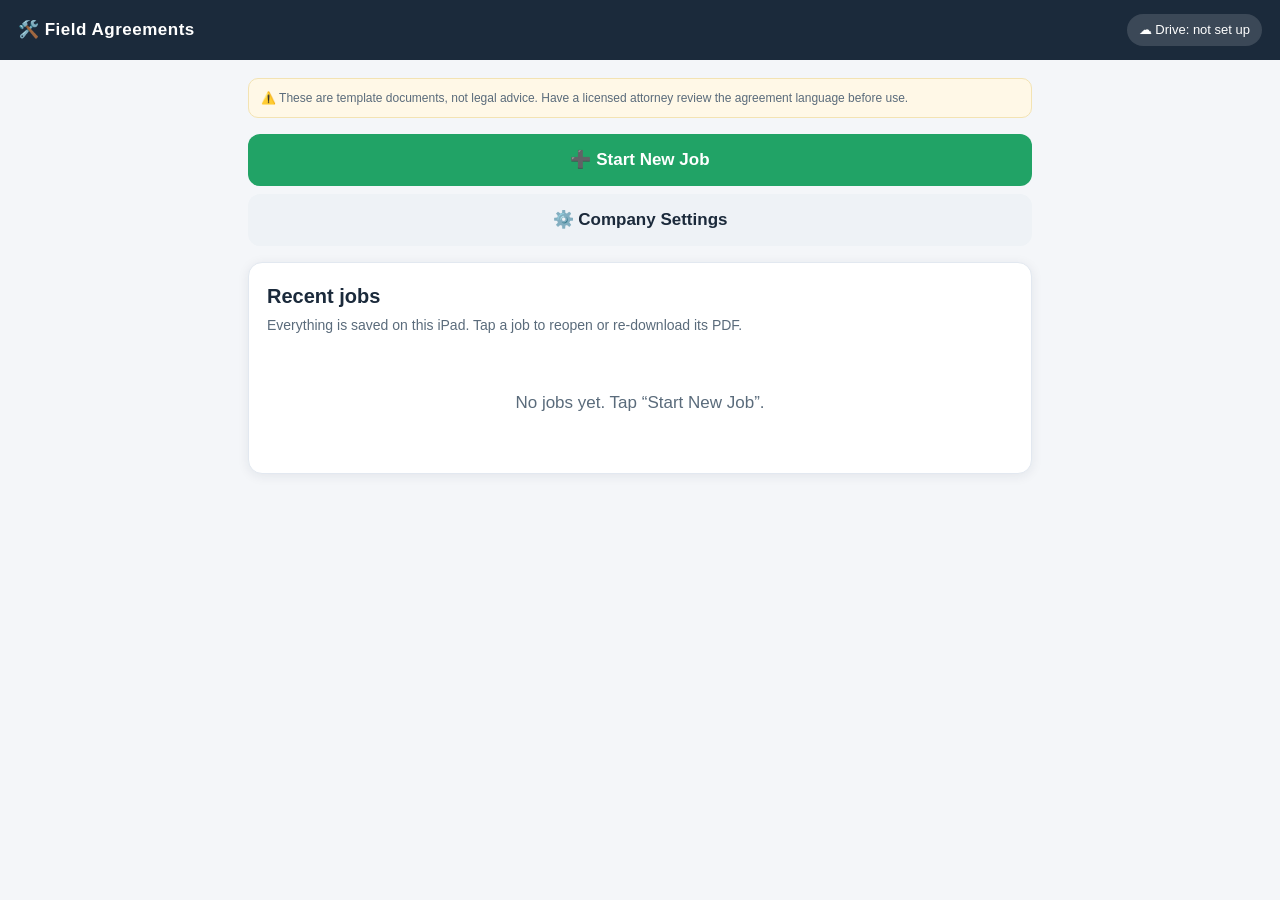
<file: field-app/index.html>
<!DOCTYPE html>
<html lang="en">
<head>
<meta charset="UTF-8">
<meta name="viewport" content="width=device-width, initial-scale=1.0, viewport-fit=cover, maximum-scale=1.0, user-scalable=no">
<meta name="apple-mobile-web-app-capable" content="yes">
<meta name="apple-mobile-web-app-status-bar-style" content="black-translucent">
<meta name="apple-mobile-web-app-title" content="Field Agreements">
<meta name="theme-color" content="#1B2A3B">
<title>Field Agreements</title>
<link rel="manifest" href="manifest.webmanifest">
<link rel="icon" href="icons/icon-192.png">
<link rel="apple-touch-icon" href="icons/icon-180.png">
<link rel="stylesheet" href="styles.css">
</head>
<body>

<div class="topbar">
  <span class="logo">🛠️ Field Agreements</span>
  <h1></h1>
  <span id="syncChip" class="sync-chip">Local only</span>
</div>

<div class="wrap">

  <!-- ============ HOME ============ -->
  <section id="screen-home" class="screen active">
    <div class="disclaimer">⚠️ These are template documents, not legal advice. Have a licensed attorney review the agreement language before use.</div>
    <button class="btn success" id="btnNewJob">➕ Start New Job</button>
    <div class="spacer"></div>
    <button class="btn secondary" id="btnSettings">⚙️ Company Settings</button>

    <div class="card" style="margin-top:16px;">
      <h2>Recent jobs</h2>
      <div class="sub">Everything is saved on this iPad. Tap a job to reopen or re-download its PDF.</div>
      <div id="jobList"></div>
    </div>
  </section>

  <!-- ============ SETTINGS ============ -->
  <section id="screen-settings" class="screen">
    <div class="card">
      <h2>Company Settings</h2>
      <div class="sub">Set once — auto-fills into every agreement. Stored on this device.</div>
      <label class="field"><span>Company legal name</span><input type="text" id="set-companyLegalName" placeholder="ABC Handyman LLC"></label>
      <label class="field"><span>DBA / trade name</span><input type="text" id="set-dbaName" placeholder="ABC Handyman"></label>
      <label class="field"><span>State license #</span><input type="text" id="set-license" placeholder="FL-123456"></label>
      <label class="field"><span>State</span><input type="text" id="set-state" placeholder="Florida"></label>
      <label class="field"><span>County</span><input type="text" id="set-county" placeholder="Hillsborough"></label>
      <label class="field"><span>Liability cap (text)</span><input type="text" id="set-liabilityCap" placeholder="the total amount paid for the job"></label>
      <label class="field"><span>Claim window (days)</span><input type="text" id="set-claimWindow" placeholder="7"></label>
      <label class="field"><span>Warranty period (days)</span><input type="text" id="set-warrantyPeriod" placeholder="90"></label>
      <label class="field"><span>Default company rep name</span><input type="text" id="set-repName" placeholder="Your name"></label>
      <button class="btn" id="btnSaveSettings">Save settings</button>
      <div class="spacer"></div>
      <button class="btn ghost" id="btnBackFromSettings">Back</button>
    </div>
  </section>

  <!-- ============ JOB: intake ============ -->
  <section id="screen-intake" class="screen">
    <div class="card">
      <h2>New job details</h2>
      <div class="sub">Entered once — fills into every document.</div>
      <label class="field"><span>Customer name</span><input type="text" id="job-customerName"></label>
      <label class="field"><span>Service address</span><input type="text" id="job-address"></label>
      <label class="field"><span>Job / Quote #</span><input type="text" id="job-jobNumber"></label>
      <label class="field"><span>Date</span><input type="date" id="job-date"></label>
    </div>
    <div class="card">
      <h2>Which agreements apply?</h2>
      <div class="sub">Defaults cover a typical job. Tap to toggle.</div>
      <div id="pickList"></div>
    </div>
  </section>

  <!-- ============ JOB: conditions + photos ============ -->
  <section id="screen-conditions" class="screen">
    <div class="card">
      <h2>Pre-existing conditions</h2>
      <div class="sub">Photograph the area <b>before</b> work. This is your best protection against "you broke it" claims.</div>
      <label class="field"><span>Area</span>
        <select id="photo-area" style="width:100%;font-size:17px;padding:13px 14px;border:1.5px solid var(--line);border-radius:11px;"></select>
      </label>
      <label class="field"><span>Note (optional)</span><input type="text" id="photo-note" placeholder="e.g. existing crack near window"></label>
      <input type="file" id="photo-input" accept="image/*" capture="environment" class="hidden">
      <button class="btn" id="btnAddPhoto">📷 Take / add photo</button>
      <div class="photo-grid" id="photoGrid"></div>
    </div>
  </section>

  <!-- ============ JOB: sign documents ============ -->
  <section id="screen-sign" class="screen">
    <div id="docContainer"></div>
  </section>

  <!-- ============ JOB: review + finish ============ -->
  <section id="screen-finish" class="screen">
    <div class="card">
      <h2>Review &amp; finish</h2>
      <div class="sub">Confirm everything below is signed, then generate the packet.</div>
      <div id="finishSummary"></div>
      <button class="btn success" id="btnGenerate">✅ Generate signed packet</button>
      <div class="spacer"></div>
      <div id="finishResult"></div>
    </div>
  </section>

</div>

<!-- ============ Bottom action bar ============ -->
<div class="actionbar hidden" id="actionbar">
  <div class="wrap-bar">
    <button class="btn secondary" id="btnBack">Back</button>
    <button class="btn" id="btnNext">Next</button>
  </div>
</div>

<!-- ============ Signature modal ============ -->
<div class="modal-back" id="sigModal">
  <div class="modal">
    <h3 id="sigTitle">Sign here</h3>
    <div class="hint" id="sigHint">Sign with your finger.</div>
    <div class="pad-wrap"><canvas class="pad" id="sigPad"></canvas></div>
    <div class="spacer"></div>
    <div class="btn-row">
      <button class="btn secondary" id="sigClear">Clear</button>
      <button class="btn secondary" id="sigCancel">Cancel</button>
      <button class="btn success" id="sigSave">Save</button>
    </div>
  </div>
</div>

<script src="vendor/pdf-lib.min.js"></script>
<script src="vendor/signature_pad.umd.min.js"></script>
<script src="agreements.js"></script>
<script src="storage.js"></script>
<script src="pdf.js"></script>
<script src="app.js"></script>
</body>
</html>
</file>
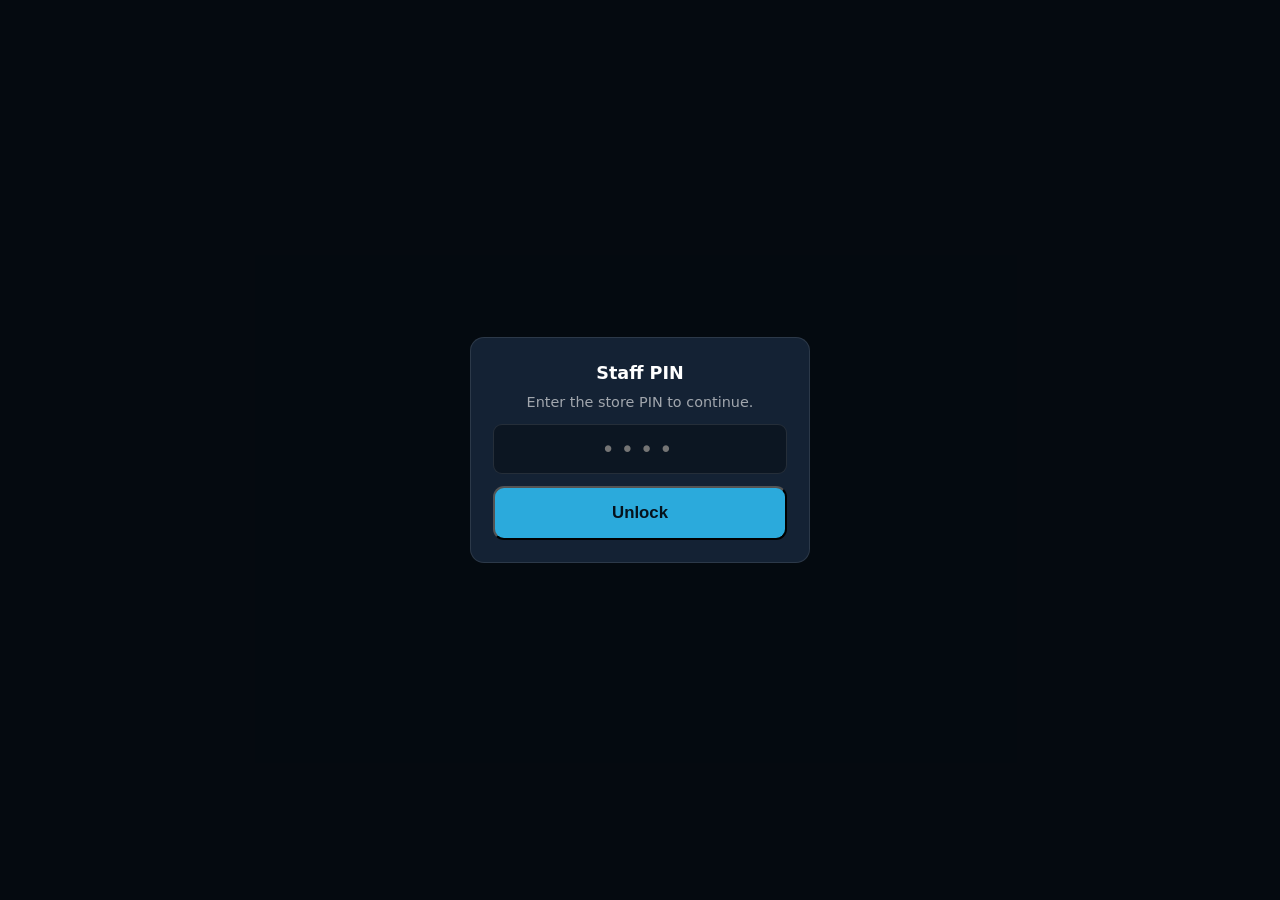
<file: tools/closeout-form/index.html>
<!DOCTYPE html>
<html lang="en">
<head>
<base target="_top">
<meta charset="UTF-8">
<meta name="viewport" content="width=device-width, initial-scale=1.0">
<title>Cross Creek Pak N Ship — End-of-Day Close-Out</title>
<style>
  :root{--bg:#0D1520;--card:#142234;--line:rgba(255,255,255,.10);--blue:#2BAADC;
    --red:#D4286E;--ok:#2ecc71;--warn:#F5C518;--muted:rgba(255,255,255,.6)}
  *{box-sizing:border-box;margin:0;padding:0}
  body{background:var(--bg);color:#fff;font-family:system-ui,-apple-system,"Segoe UI",Roboto,sans-serif;
    line-height:1.5;padding:16px;max-width:760px;margin:0 auto}
  h1{font-size:1.35rem}.sub{color:var(--muted);font-size:.9rem;margin-bottom:10px}
  nav{display:flex;gap:8px;margin-bottom:14px;flex-wrap:wrap}
  nav a{font-size:.82rem;padding:7px 12px;border:1px solid var(--line);border-radius:20px;color:var(--muted)}
  nav a.on{background:var(--blue);color:#06121c;font-weight:700;border-color:var(--blue)}
  fieldset{border:1px solid var(--line);border-radius:12px;padding:16px;margin-bottom:16px;background:var(--card)}
  legend{padding:0 8px;font-weight:700;color:var(--blue);font-size:.95rem}
  label{display:block;font-size:.85rem;color:var(--muted);margin:10px 0 4px}
  input,select,textarea{width:100%;padding:11px 12px;border-radius:9px;border:1px solid var(--line);
    background:#0c1622;color:#fff;font-size:1rem;font-family:inherit}
  input:focus,select:focus,textarea:focus{outline:none;border-color:var(--blue)}
  .row{display:flex;gap:12px;flex-wrap:wrap}.row>div{flex:1;min-width:140px}
  .req::after{content:" *";color:var(--red)}
  .calc{background:#0c1622;border:1px dashed var(--blue);border-radius:9px;padding:12px;margin-top:12px}
  .calc .line{display:flex;justify-content:space-between;font-size:.92rem;padding:3px 0}
  #osLine b{color:var(--ok)} #osLine.bad b{color:var(--red)}
  .photo-note,.hint{font-size:.78rem;color:var(--muted);margin-top:6px}
  .preview{margin-top:10px;max-height:200px;border-radius:9px;display:none}
  .btn{width:100%;font-weight:800;font-size:1.05rem;padding:15px;border-radius:11px;cursor:pointer}
  .btn-primary{background:var(--blue);color:#06121c} .btn:disabled{opacity:.5}
  .ghost{background:transparent;border:1px solid var(--line);color:var(--muted);padding:9px;border-radius:9px;cursor:pointer;font-size:.85rem;margin-top:8px;width:100%}
  #msg{margin-top:14px;padding:13px;border-radius:9px;display:none}
  #msg.ok{display:block;background:rgba(46,204,113,.15);border:1px solid var(--ok)}
  #msg.err{display:block;background:rgba(212,40,110,.15);border:1px solid var(--red)}
  .overlay{position:fixed;inset:0;background:rgba(5,10,16,.93);display:flex;align-items:center;
    justify-content:center;padding:20px;z-index:50}
  .overlay .box{background:var(--card);border:1px solid var(--line);border-radius:14px;padding:22px;max-width:520px;width:100%;max-height:90vh;overflow:auto}
  .warns{list-style:none;margin:10px 0}.warns li{background:rgba(245,197,24,.12);border:1px solid var(--warn);
    border-radius:8px;padding:8px 10px;margin:6px 0;font-size:.86rem}
  .sumtbl{width:100%;font-size:.88rem;margin:8px 0}.sumtbl td{padding:3px 0;border-bottom:1px solid var(--line)}
  .sumtbl td:last-child{text-align:right;font-weight:600}
  .hide{display:none!important}
</style>
</head>
<body>
  <!-- PIN GATE -->
  <div class="overlay" id="pinGate">
    <div class="box" style="max-width:340px;text-align:center">
      <h1 style="font-size:1.1rem;margin-bottom:6px">Staff PIN</h1>
      <div class="sub">Enter the store PIN to continue.</div>
      <input type="password" id="pinInput" inputmode="numeric" placeholder="••••" style="text-align:center;font-size:1.4rem;letter-spacing:6px">
      <button class="btn btn-primary" id="pinBtn" style="margin-top:12px">Unlock</button>
      <div id="pinErr" style="color:var(--red);font-size:.85rem;margin-top:8px;display:none">Wrong PIN.</div>
    </div>
  </div>

  <div id="app" class="hide">
    <h1>End-of-Day Close-Out</h1>
    <div class="sub">Complete after the register is counted and the USPS CPU end-of-day is run.</div>
    <nav>
      <a class="on" href="<?= appUrl ?>">Close-out</a>
      <a href="<?= appUrl ?>?page=open">Opening</a>
      <a href="<?= appUrl ?>?page=appt">Appointments</a>
    </nav>

    <form id="form">
      <!-- 1. SHIFT -->
      <fieldset>
        <legend>1 · Shift</legend>
        <div class="row">
          <div><label class="req" for="date">Date</label><input type="date" id="date" required></div>
          <div><label class="req" for="closedBy">Closed by</label><input type="text" id="closedBy" placeholder="Your name" required></div>
        </div>
        <div id="dupWarn" class="hint" style="color:var(--warn);display:none">⚠️ A close-out already exists for this date.</div>
      </fieldset>

      <!-- 2. MONEY -->
      <fieldset>
        <legend>2 · Money</legend>
        <div class="row">
          <div><label class="req" for="startingBank">Starting bank ($)</label><input type="number" step="0.01" min="0" id="startingBank" value="111" required>
            <div class="hint">Drawer bank is $111.</div></div>
          <div><label class="req" for="cash">Cash collected today ($)</label><input type="number" step="0.01" min="0" id="cash" placeholder="0.00" required></div>
        </div>
        <div class="row">
          <div><label class="req" for="ccCount"># of credit card payments</label><input type="number" step="1" min="0" id="ccCount" placeholder="0" required></div>
          <div><label class="req" for="ccTotal">Credit card total ($)</label><input type="number" step="0.01" min="0" id="ccTotal" placeholder="0.00" required></div>
        </div>
        <div class="row">
          <div><label for="pettyCash">Petty cash paid out ($)</label><input type="number" step="0.01" min="0" id="pettyCash" placeholder="0.00"></div>
          <div><label class="req" for="drawerCounted">Total cash counted in drawer ($)</label><input type="number" step="0.01" min="0" id="drawerCounted" placeholder="0.00" required>
            <div class="hint">Count everything in the drawer before pulling the deposit.</div></div>
        </div>
        <div class="calc">
          <div class="line"><span>Total sales (cash + card)</span><b id="totalSales">$0.00</b></div>
          <div class="line"><span>Expected drawer (bank + cash − petty)</span><span id="expected">$0.00</span></div>
          <div class="line" id="osLine"><span>Over / Short</span><b id="overShort">$0.00</b></div>
          <div class="line"><span>Deposit to pull (counted − bank)</span><span id="deposit">$0.00</span></div>
        </div>
      </fieldset>

      <!-- 3. POSTAGE & PACKAGES -->
      <fieldset>
        <legend>3 · Postage &amp; Packages</legend>
        <div class="row">
          <div><label class="req" for="stamps">Stamp / postage value used ($)</label><input type="number" step="0.01" min="0" id="stamps" placeholder="0.00" required></div>
          <div><label class="req" for="postageLeft">Postage balance left in CRM ($)</label><input type="number" step="0.01" min="0" id="postageLeft" placeholder="0.00" required></div>
        </div>
        <div class="row">
          <div><label class="req" for="prepaid">Prepaid packages (#)</label><input type="number" step="1" min="0" id="prepaid" placeholder="0" required></div>
          <div><label class="req" for="voided">Voided packages (#)</label><input type="number" step="1" min="0" id="voided" placeholder="0" required></div>
        </div>

        <label for="photo">Photo of category-code report</label>
        <input type="file" id="photo" accept="image/*" capture="environment">
        <div class="photo-note">Lay it flat for the clearest read. Postage used + Prepaid auto-fill — <b>verify them</b>.</div>
        <button type="button" class="ghost" id="retake">Retake / change category-code photo</button>
        <img id="preview" class="preview" alt="category report preview">
        <div id="reportStatus" style="display:none;margin-top:8px;padding:9px 11px;border-radius:8px;font-size:.85rem"></div>
        <label style="display:flex;align-items:center;gap:8px;margin-top:8px;color:#fff;font-size:.9rem">
          <input type="checkbox" id="noPhoto" style="width:auto"> I don’t have the category-code report
        </label>

        <label for="finPhoto" style="margin-top:16px">Photo of financial summary report</label>
        <input type="file" id="finPhoto" accept="image/*" capture="environment">
        <div class="photo-note">Take a clear photo of the financial summary report.</div>
        <button type="button" class="ghost" id="finRetake">Retake / change financial-summary photo</button>
        <img id="finPreview" class="preview" alt="financial summary preview">
        <label style="display:flex;align-items:center;gap:8px;margin-top:8px;color:#fff;font-size:.9rem">
          <input type="checkbox" id="noFin" style="width:auto"> I don’t have the financial summary report
        </label>
      </fieldset>

      <!-- 3b. MAIL & SERVICES (data entry only) -->
      <fieldset>
        <legend>Mail &amp; in-store services</legend>
        <label for="mailRevenue">Weigh-in + special services revenue ($)</label>
        <input type="number" step="0.01" min="0" id="mailRevenue" placeholder="0.00">
        <div class="hint">Mailing Services + Special Services total from the report (auto-filled — verify).</div>
        <div class="row">
          <div><label for="passportCount">Passport renewals (#)</label><input type="number" step="1" min="0" id="passportCount" placeholder="0"></div>
          <div><label for="notaryCount">Notaries (#)</label><input type="number" step="1" min="0" id="notaryCount" placeholder="0"></div>
        </div>
        <div class="row">
          <div><label for="faxPages">Fax pages (#)</label><input type="number" step="1" min="0" id="faxPages" placeholder="0"></div>
          <div><label for="copySmall">Copy jobs 1–3 pages (#)</label><input type="number" step="1" min="0" id="copySmall" placeholder="0"></div>
          <div><label for="copyLarge">Copy jobs 4–10 pages (#)</label><input type="number" step="1" min="0" id="copyLarge" placeholder="0"></div>
        </div>
      </fieldset>

      <!-- 3c. SUPPLIES -->
      <fieldset>
        <legend>Packing supplies sold</legend>
        <div class="hint">Enter how many of each you sold today.</div>
        <div id="supplies" class="row" style="align-items:flex-end"></div>
      </fieldset>

      <!-- 4. EMPLOYEE -->
      <fieldset>
        <legend>4 · Employee</legend>
        <label class="req" for="empName">Name</label>
        <input type="text" id="empName" placeholder="Employee name" required>
        <div class="row">
          <div><label for="empIn">Clock in</label><input type="time" id="empIn"></div>
          <div><label for="empOut">Clock out</label><input type="time" id="empOut"></div>
        </div>
        <div class="row">
          <div><label for="empCust">Customers helped</label><input type="number" min="0" step="1" id="empCust" placeholder="0"></div>
          <div><label for="empNotary"># told: notary</label><input type="number" min="0" step="1" id="empNotary" placeholder="0"></div>
          <div><label for="empPassport"># told: passport</label><input type="number" min="0" step="1" id="empPassport" placeholder="0"></div>
        </div>
      </fieldset>

      <!-- 5. NOTES -->
      <fieldset>
        <legend>5 · Notes</legend>
        <textarea id="notes" rows="2" placeholder="Anything unusual: over/short reason, incidents, supplies needed…"></textarea>
      </fieldset>

      <button type="submit" class="btn btn-primary" id="reviewBtn">Review &amp; submit</button>
      <button type="button" class="ghost" id="clearDraft">Clear saved draft</button>
      <div id="msg"></div>
    </form>
  </div>

  <!-- REVIEW OVERLAY -->
  <div class="overlay hide" id="reviewGate">
    <div class="box">
      <h1 style="font-size:1.15rem">Review before submit</h1>
      <ul class="warns hide" id="warnList"></ul>
      <table class="sumtbl"><tbody id="reviewBody"></tbody></table>
      <button class="btn btn-primary" id="confirmBtn">Confirm &amp; submit</button>
      <button class="ghost" id="backBtn">Go back &amp; edit</button>
    </div>
  </div>

<script>
  var TOL = 5; // over/short tolerance in dollars (matches Code.gs)
  // profit/commission rates live ONLY in Code.gs (server) — never on the form.
  var hasGS = (typeof google !== 'undefined' && google.script && google.script.run);
  var $ = function(id){ return document.getElementById(id); };

  // ---------- PIN gate ----------
  function unlock(){ $('pinGate').classList.add('hide'); $('app').classList.remove('hide'); init(); }
  $('pinBtn').addEventListener('click', function(){
    if(!hasGS){ unlock(); return; }
    google.script.run.withSuccessHandler(function(ok){ ok ? unlock() : ($('pinErr').style.display='block'); })
      .withFailureHandler(function(){ unlock(); }).validatePin($('pinInput').value);
  });
  $('pinInput').addEventListener('keydown', function(e){ if(e.key==='Enter') $('pinBtn').click(); });

  // ---------- init ----------
  function init(){
    $('date').valueAsDate = new Date();
    restoreDraft();
    if(!$('startingBank').value) $('startingBank').value = '111';
    recalc();
    checkDup();
    loadSupplies();
  }

  // ---------- packing supplies (list from server) ----------
  var SUPPLIES = [], draftSupplies = null;
  function loadSupplies(){
    if(!hasGS){ $('supplies').innerHTML = '<div class="hint">Supplies load once deployed via Apps Script.</div>'; return; }
    google.script.run.withSuccessHandler(renderSupplies).withFailureHandler(function(){}).getSupplies();
  }
  function renderSupplies(list){
    SUPPLIES = list || [];
    var w = $('supplies'); w.innerHTML = '';
    SUPPLIES.forEach(function(s){
      var div = document.createElement('div');
      div.innerHTML = '<label for="sup_'+s.key+'">'+s.label+'</label>'+
        '<input type="number" min="0" step="1" id="sup_'+s.key+'" placeholder="0">';
      w.appendChild(div);
      var inp = div.querySelector('input');
      if(draftSupplies && draftSupplies[s.key]) inp.value = draftSupplies[s.key];
      inp.addEventListener('input', saveDraft);
    });
  }
  function gatherSupplies(){
    var o = {};
    SUPPLIES.forEach(function(s){ var el = $('sup_'+s.key); var v = el ? (parseInt(el.value)||0) : 0; if(v) o[s.key] = v; });
    return o;
  }

  // ---------- live money math ----------
  function num(id){ return parseFloat($(id).value) || 0; }
  function money(v){ return (v<0?'-$':'$') + Math.abs(v).toFixed(2); }
  function recalc(){
    var sales = num('cash') + num('ccTotal');
    var expected = num('startingBank') + num('cash') - num('pettyCash');
    var os = num('drawerCounted') - expected;
    $('totalSales').textContent = money(sales);
    $('expected').textContent = money(expected);
    $('overShort').textContent = money(os);
    $('deposit').textContent = money(num('drawerCounted') - num('startingBank'));
    $('osLine').classList.toggle('bad', Math.abs(os) > TOL);
    saveDraft();
  }
  ['startingBank','cash','ccTotal','pettyCash','drawerCounted'].forEach(function(id){
    $(id).addEventListener('input', recalc);
  });
  ['ccCount','stamps','postageLeft','prepaid','voided','mailRevenue','passportCount','notaryCount',
   'faxPages','copySmall','copyLarge','closedBy','notes',
   'empName','empIn','empOut','empCust','empNotary','empPassport'].forEach(function(id){
    $(id).addEventListener('input', saveDraft);
  });
  $('date').addEventListener('change', function(){ saveDraft(); checkDup(); });

  // ---------- duplicate-day check ----------
  function checkDup(){
    if(!hasGS) return;
    google.script.run.withSuccessHandler(function(exists){
      $('dupWarn').style.display = exists ? 'block' : 'none';
    }).closeoutExists($('date').value);
  }

  // ---------- single employee ----------
  function readEmployees(){
    var name = $('empName').value.trim();
    if(!name) return [];
    return [{ name:name, clockIn:$('empIn').value, clockOut:$('empOut').value,
      customers:parseInt($('empCust').value)||0, notary:parseInt($('empNotary').value)||0,
      passport:parseInt($('empPassport').value)||0 }];
  }

  // ---------- photo compression helper ----------
  function handlePhoto(file, cb){
    var img = new Image(), url = URL.createObjectURL(file);
    img.onload = function(){
      var max=1600, s=Math.min(1, max/Math.max(img.width,img.height));
      var c=document.createElement('canvas'); c.width=img.width*s; c.height=img.height*s;
      c.getContext('2d').drawImage(img,0,0,c.width,c.height);
      var dataUrl = c.toDataURL('image/jpeg',0.8);
      URL.revokeObjectURL(url);
      cb(dataUrl, dataUrl.split(',')[1]);
    };
    img.src = url;
  }

  // ---------- category-code photo (auto-read) ----------
  var photoData=null, photoName='', photoType='image/jpeg', reportData=null;
  $('retake').addEventListener('click', function(){ $('photo').value=''; photoData=null; $('preview').style.display='none'; $('photo').click(); });
  $('photo').addEventListener('change', function(){
    var f=$('photo').files[0]; if(!f) return;
    $('noPhoto').checked=false; // uploading clears the "no receipt" box
    photoName=(f.name||'report').replace(/\.[^.]+$/,'')+'.jpg';
    handlePhoto(f, function(dataUrl, b64){
      photoData=b64; $('preview').src=dataUrl; $('preview').style.display='block'; readReport();
    });
  });
  $('noPhoto').addEventListener('change', function(){
    if(this.checked){ $('photo').value=''; photoData=null; $('preview').style.display='none'; $('reportStatus').style.display='none'; }
  });
  function setRpt(text,kind){
    var c={work:['rgba(245,197,24,.15)','#F5C518'],ok:['rgba(46,204,113,.15)','#2ecc71'],err:['rgba(212,40,110,.15)','#D4286E']}[kind]||['rgba(255,255,255,.08)','#888'];
    var el=$('reportStatus'); el.style.display='block'; el.style.background=c[0]; el.style.border='1px solid '+c[1]; el.textContent=text;
  }
  function readReport(){
    if(!photoData) return;
    if(!hasGS){ setRpt('Auto-read works once deployed — enter postage/prepaid by hand.','work'); return; }
    setRpt('Reading report photo… (a few seconds)','work');
    google.script.run.withSuccessHandler(fillFromReport)
      .withFailureHandler(function(err){ setRpt('Couldn’t auto-read — enter Postage used + Prepaid by hand. '+(err&&err.message?'('+err.message+')':''),'err'); })
      .extractReport(photoData, photoType);
  }
  function fillFromReport(r){
    if(!r){ setRpt('No data read — enter by hand.','err'); return; }
    reportData=r;
    if(r.grandTotalValue!=null) $('stamps').value=Number(r.grandTotalValue).toFixed(2);
    if(r.prepaidQty!=null) $('prepaid').value=r.prepaidQty;
    var base=0;
    (r.sections||[]).forEach(function(s){
      var nm=(s.name||'').toLowerCase();
      if(nm.indexOf('mailing')>-1||nm.indexOf('special')>-1){
        var v=Number(s.subtotalValue)||0;
        if(!v){ (s.lines||[]).forEach(function(l){ v+=Number(l.value)||0; }); }
        base+=v;
      }
    });
    if(base) $('mailRevenue').value=base.toFixed(2);
    recalc();
    setRpt('✅ Read: postage '+money(Number(r.grandTotalValue||0))+', prepaid '+(r.prepaidQty||0)+'. Verify, then add cash / card / register / voided.','ok');
  }

  // ---------- financial-summary photo (upload only) ----------
  var finData=null, finName='', finType='image/jpeg';
  $('finRetake').addEventListener('click', function(){ $('finPhoto').value=''; finData=null; $('finPreview').style.display='none'; $('finPhoto').click(); });
  $('finPhoto').addEventListener('change', function(){
    var f=$('finPhoto').files[0]; if(!f) return;
    $('noFin').checked=false;
    finName=(f.name||'financial').replace(/\.[^.]+$/,'')+'.jpg';
    handlePhoto(f, function(dataUrl, b64){
      finData=b64; $('finPreview').src=dataUrl; $('finPreview').style.display='block';
    });
  });
  $('noFin').addEventListener('change', function(){
    if(this.checked){ $('finPhoto').value=''; finData=null; $('finPreview').style.display='none'; }
  });

  // ---------- draft autosave (no photos) ----------
  var DRAFT='ccCloseoutDraft';
  var DRAFT_FIELDS=['date','closedBy','startingBank','cash','ccCount','ccTotal','pettyCash','drawerCounted',
    'stamps','postageLeft','prepaid','voided','mailRevenue','passportCount','notaryCount','faxPages',
    'copySmall','copyLarge','notes','empName','empIn','empOut','empCust','empNotary','empPassport'];
  function saveDraft(){
    try{
      var o={}; DRAFT_FIELDS.forEach(function(id){ o[id]=$(id).value; });
      o.supplies = gatherSupplies();
      localStorage.setItem(DRAFT, JSON.stringify(o));
    }catch(e){}
  }
  function restoreDraft(){
    try{
      var o=JSON.parse(localStorage.getItem(DRAFT)||'null'); if(!o) return;
      draftSupplies = o.supplies || null;
      DRAFT_FIELDS.forEach(function(id){ if(o[id]!=null && o[id]!=='') $(id).value=o[id]; });
    }catch(e){}
  }
  $('clearDraft').addEventListener('click', function(){ localStorage.removeItem(DRAFT); location.reload(); });

  // ---------- review + submit ----------
  function gather(){
    var cash=num('cash'), cc=num('ccTotal'), bank=num('startingBank'), petty=num('pettyCash'), counted=num('drawerCounted');
    var expected=bank+cash-petty, os=counted-expected;
    return { date:$('date').value, closedBy:$('closedBy').value.trim(),
      startingBank:bank, cash:cash, ccCount:parseInt($('ccCount').value)||0, ccTotal:cc,
      pettyCash:petty, drawerCounted:counted, totalSales:cash+cc, expected:expected, overShort:os,
      stamps:num('stamps'), postageLeft:num('postageLeft'),
      prepaid:parseInt($('prepaid').value)||0, voided:parseInt($('voided').value)||0,
      mailRevenue:num('mailRevenue'),
      passportCount:parseInt($('passportCount').value)||0, notaryCount:parseInt($('notaryCount').value)||0,
      faxPages:parseInt($('faxPages').value)||0, copySmall:parseInt($('copySmall').value)||0, copyLarge:parseInt($('copyLarge').value)||0,
      supplies:gatherSupplies(), employees:readEmployees(), notes:$('notes').value.trim(),
      reportData:reportData,
      photoData:photoData, photoName:photoName, photoType:photoType, noPhoto:$('noPhoto').checked,
      financialPhotoData:finData, financialPhotoName:finName, financialPhotoType:finType, noFinancial:$('noFin').checked };
  }
  function warnings(d){
    var w=[];
    if(Math.abs(d.overShort)>TOL) w.push('Drawer is '+(d.overShort<0?'SHORT':'OVER')+' by '+money(Math.abs(d.overShort))+' — recount or add a note.');
    if(d.drawerCounted < d.startingBank) w.push('Drawer counted is less than the starting bank.');
    if(d.stamps===0 && (d.prepaid>0 || d.voided>0)) w.push('Postage used is $0 but packages were processed.');
    if(reportData && reportData.grandTotalValue!=null && Math.abs(reportData.grandTotalValue-d.stamps)>TOL)
      w.push('Postage used ('+money(d.stamps)+') doesn’t match the photo total ('+money(reportData.grandTotalValue)+').');
    if((d.ccCount>0&&d.ccTotal===0)||(d.ccTotal>0&&d.ccCount===0)) w.push('Credit-card count and total don’t agree.');
    if(!d.employees.length) w.push('No employee name entered.');
    return w;
  }
  var pending=null;
  $('form').addEventListener('submit', function(e){
    e.preventDefault();
    if(!photoData && !$('noPhoto').checked){ showMsg('err','Add the category-code report photo, or check “I don’t have it”.'); return; }
    if(!finData && !$('noFin').checked){ showMsg('err','Add the financial summary report photo, or check “I don’t have it”.'); return; }
    pending = gather();
    var w = warnings(pending);
    var wl=$('warnList'); wl.innerHTML=''; wl.classList.toggle('hide', !w.length);
    w.forEach(function(t){ var li=document.createElement('li'); li.textContent='⚠️ '+t; wl.appendChild(li); });
    var emp = pending.employees[0] || {};
    var rows=[['Date',pending.date],['Closed by',pending.closedBy],
      ['Total sales',money(pending.totalSales)],['Expected drawer',money(pending.expected)],
      ['Drawer counted',money(pending.drawerCounted)],['Over / Short',money(pending.overShort)],
      ['Postage used',money(pending.stamps)],['Postage left in CRM',money(pending.postageLeft)],
      ['Prepaid / Voided',pending.prepaid+' / '+pending.voided],
      ['Passport / Notary',pending.passportCount+' / '+pending.notaryCount],
      ['Fax pp / Copies',pending.faxPages+' / '+(pending.copySmall+pending.copyLarge)],
      ['Supplies units',Object.keys(pending.supplies||{}).reduce(function(a,k){return a+pending.supplies[k];},0)],
      ['Employee',emp.name||'(none)']];
    $('reviewBody').innerHTML = rows.map(function(r){ return '<tr><td>'+r[0]+'</td><td>'+r[1]+'</td></tr>'; }).join('');
    $('reviewGate').classList.remove('hide');
  });
  $('backBtn').addEventListener('click', function(){ $('reviewGate').classList.add('hide'); });
  $('confirmBtn').addEventListener('click', function(){
    $('reviewGate').classList.add('hide');
    var btn=$('reviewBtn'); btn.disabled=true; btn.textContent='Submitting…';
    if(!hasGS){ onErr({message:'Not running inside Apps Script. Deploy via Apps Script to enable saving.'}); return; }
    google.script.run.withSuccessHandler(onOk).withFailureHandler(onErr).submitCloseout(pending);
  });
  function onOk(res){ localStorage.removeItem(DRAFT); showMsg('ok','✅ Saved. '+(res||'')+' You can close this page.'); $('reviewBtn').textContent='Submitted'; }
  function onErr(err){ showMsg('err','⚠️ '+((err&&err.message)||'Submit failed.')); var b=$('reviewBtn'); b.disabled=false; b.textContent='Review & submit'; }
  function showMsg(type,text){ var m=$('msg'); m.className=type; m.textContent=text; m.scrollIntoView({behavior:'smooth'}); }
</script>
</body>
</html>
</file>
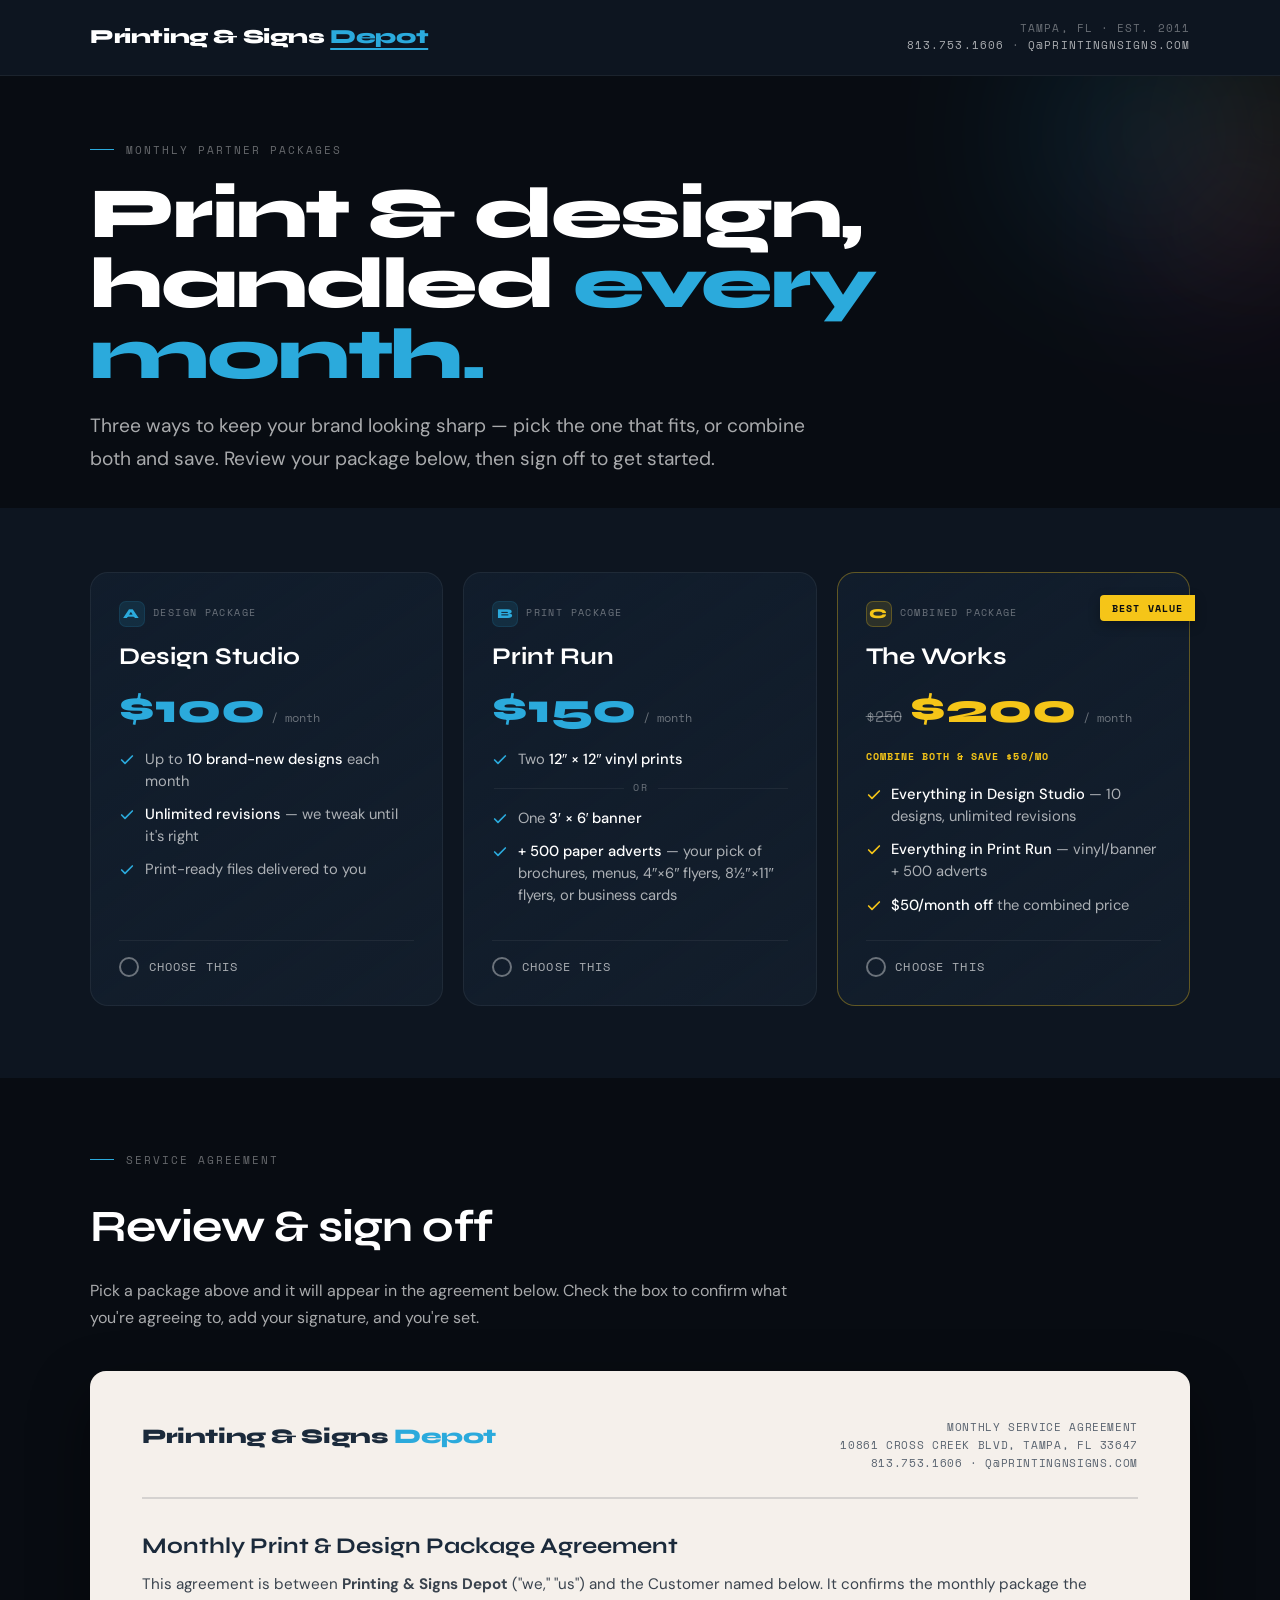
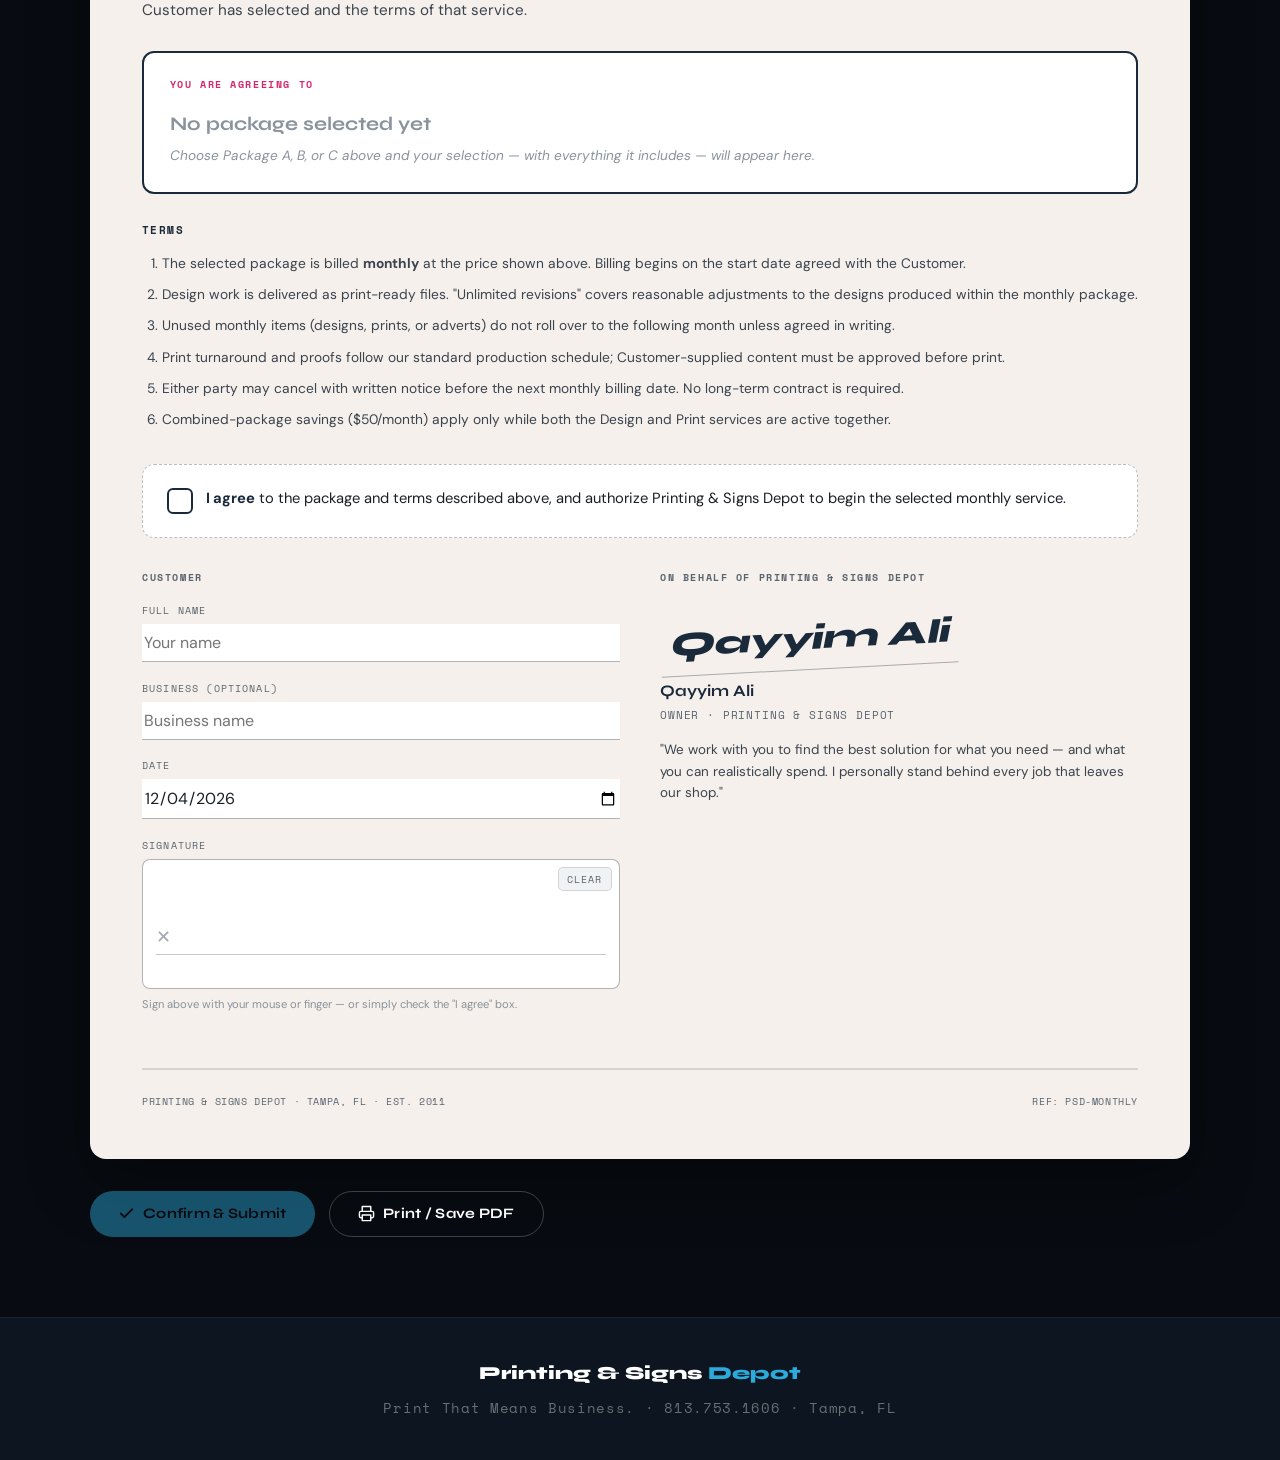
<file: offer.html>
<!DOCTYPE html>
<html lang="en">
<head>
<meta charset="UTF-8">
<meta name="viewport" content="width=device-width, initial-scale=1.0">
<title>Printing &amp; Signs Depot — Monthly Packages &amp; Service Agreement</title>
<meta name="description" content="Choose a monthly print & design package from Printing & Signs Depot. Design, Print, or both combined — review the offer and sign off.">
<link rel="preconnect" href="https://fonts.googleapis.com">
<link rel="preconnect" href="https://fonts.gstatic.com" crossorigin>
<link href="https://fonts.googleapis.com/css2?family=Syne:wght@700;800&family=DM+Sans:ital,wght@0,400;0,500;1,400&family=Space+Mono:wght@400;700&display=swap" rel="stylesheet">
<style>
/* ═══════════════════════════════════════════════
   CSS CUSTOM PROPERTIES (matched to main site)
═══════════════════════════════════════════════ */
:root {
  --press-night-navy:      #1B2A3B;
  --process-cyan:          #2BAADC;
  --process-magenta:       #D4286E;
  --process-yellow:        #F5C518;
  --unprinted-stock-cream: #F5F0EB;
  --bg-deepest:            #080C12;
  --bg-deep:               #0D1520;
  --bg-card:               #111D2C;
  --bg-card-hover:         #162234;
  --border-subtle:         rgba(43,170,220,0.12);
  --border-card:           rgba(255,255,255,0.06);
  --text-primary:          #FFFFFF;
  --text-secondary:        rgba(255,255,255,0.65);
  --text-muted:            rgba(255,255,255,0.38);
  --font-display:          'Syne', sans-serif;
  --font-body:             'DM Sans', sans-serif;
  --font-mono:             'Space Mono', monospace;
}

*, *::before, *::after { box-sizing: border-box; margin: 0; padding: 0; }

html { font-size: 16px; -webkit-font-smoothing: antialiased; -moz-osx-font-smoothing: grayscale; }

body {
  background: var(--bg-deepest);
  color: var(--text-primary);
  font-family: var(--font-body);
  line-height: 1.7;
  overflow-x: hidden;
}

a { color: var(--process-cyan); text-decoration: none; }
a:hover { text-decoration: underline; }
ul { list-style: none; }

.container { width: 100%; max-width: 1180px; margin: 0 auto; padding: 0 1.5rem; }
@media (min-width: 768px) { .container { padding: 0 2.5rem; } }

.section-label {
  font-family: var(--font-mono);
  font-size: 0.7rem;
  letter-spacing: 0.18em;
  text-transform: uppercase;
  color: var(--text-muted);
  display: flex;
  align-items: center;
  gap: 0.75rem;
  margin-bottom: 1.25rem;
}
.section-label::before {
  content: '';
  width: 24px; height: 1px;
  background: var(--process-cyan);
  flex-shrink: 0;
}

/* ═══════════════════════════════════════════════
   HEADER / BRAND BAR
═══════════════════════════════════════════════ */
#brandbar {
  background: var(--bg-deep);
  border-bottom: 1px solid var(--border-card);
  padding: 1.25rem 0;
}
.brandbar-inner {
  display: flex;
  align-items: center;
  justify-content: space-between;
  flex-wrap: wrap;
  gap: 1rem;
}
.brand-logo {
  font-family: var(--font-display);
  font-weight: 800;
  font-size: 1.25rem;
  letter-spacing: -0.02em;
  color: var(--text-primary);
}
.brand-logo span {
  color: var(--process-cyan);
  text-decoration: underline;
  text-decoration-color: var(--process-cyan);
  text-underline-offset: 5px;
  text-decoration-thickness: 2px;
}
.brand-meta {
  font-family: var(--font-mono);
  font-size: 0.68rem;
  letter-spacing: 0.1em;
  text-transform: uppercase;
  color: var(--text-muted);
  text-align: right;
  line-height: 1.6;
}
.brand-meta a { color: var(--text-secondary); }

/* ═══════════════════════════════════════════════
   HERO
═══════════════════════════════════════════════ */
#offer-hero {
  position: relative;
  background: var(--bg-deepest);
  padding: 4rem 0 2rem;
  overflow: hidden;
}
.ink-splash { position: absolute; top: -20%; right: -8%; width: 50vmin; height: 50vmin; pointer-events: none; z-index: 0; }
.ink-c { position: absolute; border-radius: 50%; filter: blur(80px); }
.ink-c:nth-child(1) { width: 55%; height: 55%; background: var(--process-cyan);    opacity: 0.12; top: 5%;  left: 20%; }
.ink-c:nth-child(2) { width: 45%; height: 45%; background: var(--process-magenta); opacity: 0.10; top: 30%; left: 45%; }
.ink-c:nth-child(3) { width: 40%; height: 40%; background: var(--process-yellow);  opacity: 0.08; top: 10%; left: 55%; }
#offer-hero .container { position: relative; z-index: 1; }

.hero-title {
  font-family: var(--font-display);
  font-weight: 800;
  font-size: clamp(2.4rem, 6vw, 4.5rem);
  line-height: 0.98;
  letter-spacing: -0.03em;
  margin-bottom: 1.25rem;
}
.hero-title em { font-style: normal; color: var(--process-cyan); }
.hero-sub {
  font-size: clamp(1rem, 1.6vw, 1.2rem);
  color: var(--text-secondary);
  max-width: 56ch;
}

/* ═══════════════════════════════════════════════
   PACKAGES
═══════════════════════════════════════════════ */
#packages { background: var(--bg-deep); padding: 4rem 0 4.5rem; }
.pkg-grid {
  display: grid;
  grid-template-columns: 1fr;
  gap: 1.25rem;
}
@media (min-width: 880px) { .pkg-grid { grid-template-columns: repeat(3, 1fr); align-items: stretch; } }

.pkg-card {
  position: relative;
  background: linear-gradient(145deg, var(--bg-card), rgba(27,42,59,0.4));
  border: 1px solid var(--border-card);
  border-radius: 18px;
  padding: 1.75rem;
  display: flex;
  flex-direction: column;
  gap: 1.1rem;
  cursor: pointer;
  transition: border-color 0.25s, box-shadow 0.25s, transform 0.25s, background 0.25s;
}
.pkg-card:hover {
  border-color: var(--process-cyan);
  transform: translateY(-3px);
  background: linear-gradient(145deg, var(--bg-card-hover), rgba(27,42,59,0.6));
}
.pkg-card.selected {
  border-color: var(--process-cyan);
  box-shadow: 0 0 0 2px var(--process-cyan), 0 12px 40px rgba(43,170,220,0.18);
  background: linear-gradient(145deg, var(--bg-card-hover), rgba(27,42,59,0.6));
}
.pkg-card.featured { border-color: rgba(245,197,24,0.35); }
.pkg-card.featured.selected { box-shadow: 0 0 0 2px var(--process-yellow), 0 12px 40px rgba(245,197,24,0.18); border-color: var(--process-yellow); }

.pkg-ribbon {
  position: absolute;
  top: 1.4rem; right: -0.4rem;
  font-family: var(--font-mono);
  font-size: 0.6rem;
  font-weight: 700;
  letter-spacing: 0.12em;
  text-transform: uppercase;
  background: var(--process-yellow);
  color: #080C12;
  padding: 0.3rem 0.75rem;
  border-radius: 4px 0 0 4px;
  box-shadow: 0 4px 12px rgba(0,0,0,0.3);
}

.pkg-tag {
  display: inline-flex;
  align-items: center;
  gap: 0.5rem;
  font-family: var(--font-mono);
  font-size: 0.62rem;
  letter-spacing: 0.14em;
  text-transform: uppercase;
  color: var(--text-muted);
}
.pkg-letter {
  display: inline-flex;
  align-items: center;
  justify-content: center;
  width: 26px; height: 26px;
  border-radius: 7px;
  font-family: var(--font-display);
  font-weight: 800;
  font-size: 0.85rem;
  background: rgba(43,170,220,0.12);
  border: 1px solid var(--border-subtle);
  color: var(--process-cyan);
}
.pkg-card.featured .pkg-letter { background: rgba(245,197,24,0.12); border-color: rgba(245,197,24,0.25); color: var(--process-yellow); }

.pkg-name {
  font-family: var(--font-display);
  font-weight: 700;
  font-size: 1.5rem;
  line-height: 1.1;
}
.pkg-price {
  display: flex;
  align-items: baseline;
  gap: 0.4rem;
  flex-wrap: wrap;
}
.pkg-price .amount {
  font-family: var(--font-display);
  font-weight: 800;
  font-size: 2.6rem;
  line-height: 1;
  color: var(--process-cyan);
}
.pkg-card.featured .pkg-price .amount { color: var(--process-yellow); }
.pkg-price .per { font-family: var(--font-mono); font-size: 0.78rem; color: var(--text-muted); }
.pkg-price .strike {
  font-family: var(--font-mono);
  font-size: 0.95rem;
  color: var(--text-muted);
  text-decoration: line-through;
  margin-right: 0.15rem;
}
.pkg-save {
  font-family: var(--font-mono);
  font-size: 0.65rem;
  letter-spacing: 0.1em;
  text-transform: uppercase;
  color: var(--process-yellow);
  font-weight: 700;
}

.pkg-list { display: flex; flex-direction: column; gap: 0.7rem; flex: 1; }
.pkg-list li {
  display: flex;
  gap: 0.6rem;
  font-size: 0.92rem;
  color: var(--text-secondary);
  line-height: 1.5;
}
.pkg-list li svg { width: 16px; height: 16px; flex-shrink: 0; margin-top: 0.25rem; color: var(--process-cyan); }
.pkg-card.featured .pkg-list li svg { color: var(--process-yellow); }
.pkg-list li strong { color: var(--text-primary); font-weight: 500; }
.pkg-list .or-divider {
  font-family: var(--font-mono);
  font-size: 0.62rem;
  letter-spacing: 0.16em;
  text-transform: uppercase;
  color: var(--text-muted);
  display: flex;
  align-items: center;
  gap: 0.6rem;
  padding-left: 0.1rem;
}
.pkg-list .or-divider::before,
.pkg-list .or-divider::after { content: ''; height: 1px; background: var(--border-card); flex: 1; }

.pkg-select {
  display: flex;
  align-items: center;
  gap: 0.6rem;
  margin-top: 0.4rem;
  padding-top: 1rem;
  border-top: 1px solid var(--border-card);
  font-family: var(--font-mono);
  font-size: 0.72rem;
  letter-spacing: 0.1em;
  text-transform: uppercase;
  color: var(--text-secondary);
}
.pkg-radio {
  width: 20px; height: 20px;
  border-radius: 50%;
  border: 2px solid var(--text-muted);
  flex-shrink: 0;
  position: relative;
  transition: border-color 0.2s;
}
.pkg-card.selected .pkg-radio { border-color: var(--process-cyan); }
.pkg-card.selected .pkg-radio::after {
  content: '';
  position: absolute;
  inset: 3px;
  border-radius: 50%;
  background: var(--process-cyan);
}
.pkg-card.featured.selected .pkg-radio { border-color: var(--process-yellow); }
.pkg-card.featured.selected .pkg-radio::after { background: var(--process-yellow); }
.pkg-card.selected .pkg-select { color: var(--text-primary); }

/* ═══════════════════════════════════════════════
   AGREEMENT
═══════════════════════════════════════════════ */
#agreement { background: var(--bg-deepest); padding: 4.5rem 0 5rem; }
.agreement-h2 {
  font-family: var(--font-display);
  font-weight: 700;
  font-size: clamp(1.8rem, 4vw, 2.8rem);
  letter-spacing: -0.02em;
  margin-bottom: 0.75rem;
}
.agreement-intro {
  color: var(--text-secondary);
  max-width: 64ch;
  margin-bottom: 2.5rem;
}

.doc {
  background: var(--unprinted-stock-cream);
  color: #1a1f25;
  border-radius: 16px;
  padding: 2.5rem;
  box-shadow: 0 24px 60px rgba(0,0,0,0.45);
}
@media (min-width: 768px) { .doc { padding: 3rem 3.25rem; } }

.doc-head {
  display: flex;
  align-items: flex-start;
  justify-content: space-between;
  flex-wrap: wrap;
  gap: 1rem;
  padding-bottom: 1.5rem;
  border-bottom: 2px solid rgba(27,42,59,0.15);
  margin-bottom: 1.75rem;
}
.doc-head-logo {
  font-family: var(--font-display);
  font-weight: 800;
  font-size: 1.3rem;
  color: var(--press-night-navy);
  letter-spacing: -0.02em;
}
.doc-head-logo span { color: var(--process-cyan); }
.doc-head-meta {
  font-family: var(--font-mono);
  font-size: 0.66rem;
  letter-spacing: 0.06em;
  text-transform: uppercase;
  color: #5a6470;
  text-align: right;
  line-height: 1.7;
}
.doc-title {
  font-family: var(--font-display);
  font-weight: 700;
  font-size: 1.4rem;
  color: var(--press-night-navy);
  margin-bottom: 0.4rem;
}
.doc-lead { font-size: 0.95rem; color: #3a434e; margin-bottom: 1.75rem; }

/* Selected-package summary box ("what they agree to") */
.agree-box {
  border: 2px solid var(--press-night-navy);
  border-radius: 12px;
  padding: 1.5rem 1.6rem;
  background: #fff;
  margin-bottom: 1.75rem;
}
.agree-box-label {
  font-family: var(--font-mono);
  font-size: 0.62rem;
  letter-spacing: 0.16em;
  text-transform: uppercase;
  color: var(--process-magenta);
  font-weight: 700;
  margin-bottom: 0.85rem;
}
.agree-box-headline {
  font-family: var(--font-display);
  font-weight: 700;
  font-size: 1.2rem;
  color: var(--press-night-navy);
  margin-bottom: 0.25rem;
  display: flex;
  align-items: baseline;
  gap: 0.6rem;
  flex-wrap: wrap;
}
.agree-box-price {
  font-family: var(--font-mono);
  font-weight: 700;
  font-size: 1rem;
  color: var(--process-magenta);
}
.agree-box-terms { font-size: 0.92rem; color: #2a323c; line-height: 1.7; margin-top: 0.85rem; }
.agree-box-terms ul { margin-top: 0.5rem; display: flex; flex-direction: column; gap: 0.4rem; }
.agree-box-terms li { padding-left: 1.1rem; position: relative; }
.agree-box-terms li::before { content: '▪'; position: absolute; left: 0; color: var(--process-cyan); }
.agree-box.empty .agree-box-headline { color: #8a929c; }
.agree-box-hint { font-size: 0.85rem; color: #8a929c; font-style: italic; }

/* Terms list */
.terms {
  font-size: 0.86rem;
  color: #3a434e;
  line-height: 1.7;
  margin-bottom: 2rem;
}
.terms-title {
  font-family: var(--font-mono);
  font-size: 0.66rem;
  letter-spacing: 0.14em;
  text-transform: uppercase;
  color: var(--press-night-navy);
  font-weight: 700;
  margin-bottom: 0.75rem;
}
.terms ol { list-style: decimal; padding-left: 1.25rem; display: flex; flex-direction: column; gap: 0.5rem; }

/* Consent + signatures */
.consent {
  background: #fff;
  border: 1px dashed rgba(27,42,59,0.3);
  border-radius: 12px;
  padding: 1.4rem 1.5rem;
  margin-bottom: 2rem;
}
.consent-check {
  display: flex;
  align-items: flex-start;
  gap: 0.8rem;
  cursor: pointer;
  user-select: none;
}
.consent-check input { position: absolute; opacity: 0; width: 0; height: 0; }
.consent-box {
  width: 26px; height: 26px;
  border: 2px solid var(--press-night-navy);
  border-radius: 6px;
  flex-shrink: 0;
  display: flex;
  align-items: center;
  justify-content: center;
  transition: background 0.15s, border-color 0.15s;
  margin-top: 1px;
}
.consent-box svg { width: 16px; height: 16px; color: #fff; opacity: 0; transform: scale(0.5); transition: opacity 0.15s, transform 0.15s; }
.consent-check input:checked + .consent-box { background: var(--process-cyan); border-color: var(--process-cyan); }
.consent-check input:checked + .consent-box svg { opacity: 1; transform: scale(1); }
.consent-check input:focus-visible + .consent-box { box-shadow: 0 0 0 3px rgba(43,170,220,0.4); }
.consent-text { font-size: 0.92rem; color: #1a1f25; line-height: 1.55; }
.consent-text strong { color: var(--press-night-navy); }

.sign-grid {
  display: grid;
  grid-template-columns: 1fr;
  gap: 2rem;
}
@media (min-width: 720px) { .sign-grid { grid-template-columns: 1fr 1fr; gap: 2.5rem; } }

.sign-col-title {
  font-family: var(--font-mono);
  font-size: 0.62rem;
  letter-spacing: 0.16em;
  text-transform: uppercase;
  color: #5a6470;
  font-weight: 700;
  margin-bottom: 1rem;
}

/* Customer field rows */
.field { margin-bottom: 1.1rem; }
.field label {
  display: block;
  font-family: var(--font-mono);
  font-size: 0.6rem;
  letter-spacing: 0.12em;
  text-transform: uppercase;
  color: #5a6470;
  margin-bottom: 0.35rem;
}
.field input {
  width: 100%;
  background: #fff;
  border: none;
  border-bottom: 1.5px solid rgba(27,42,59,0.35);
  padding: 0.5rem 0.15rem;
  font-family: var(--font-body);
  font-size: 1rem;
  color: #1a1f25;
  outline: none;
  transition: border-color 0.2s;
}
.field input:focus { border-bottom-color: var(--process-cyan); }

/* Signature pad */
.sigpad-wrap { position: relative; }
.sigpad {
  width: 100%;
  height: 130px;
  background: #fff;
  border: 1.5px solid rgba(27,42,59,0.35);
  border-radius: 8px;
  touch-action: none;
  cursor: crosshair;
  display: block;
}
.sigpad-line {
  position: absolute;
  left: 14px; right: 14px;
  bottom: 34px;
  border-bottom: 1px solid rgba(27,42,59,0.25);
  pointer-events: none;
}
.sigpad-x {
  position: absolute;
  left: 14px;
  bottom: 36px;
  font-family: var(--font-display);
  font-size: 1.1rem;
  color: rgba(27,42,59,0.4);
  pointer-events: none;
}
.sigpad-clear {
  position: absolute;
  top: 8px; right: 8px;
  font-family: var(--font-mono);
  font-size: 0.6rem;
  letter-spacing: 0.1em;
  text-transform: uppercase;
  color: #5a6470;
  background: rgba(27,42,59,0.06);
  border: 1px solid rgba(27,42,59,0.15);
  border-radius: 5px;
  padding: 0.25rem 0.55rem;
  cursor: pointer;
}
.sigpad-clear:hover { background: rgba(212,40,110,0.1); color: var(--process-magenta); }
.sig-caption { font-size: 0.7rem; color: #8a929c; margin-top: 0.4rem; }

/* Owner sign-off */
.owner-sign { padding-top: 0.5rem; }
.owner-sig-mark {
  font-family: 'Syne', cursive;
  font-weight: 800;
  font-size: 2.1rem;
  color: var(--press-night-navy);
  font-style: italic;
  letter-spacing: -0.01em;
  transform: rotate(-3deg);
  display: inline-block;
  margin-bottom: 0.4rem;
  border-bottom: 1.5px solid rgba(27,42,59,0.35);
  padding: 0 0.5rem 0.1rem;
}
.owner-name {
  font-family: var(--font-display);
  font-weight: 700;
  font-size: 1rem;
  color: var(--press-night-navy);
}
.owner-role { font-family: var(--font-mono); font-size: 0.66rem; letter-spacing: 0.08em; text-transform: uppercase; color: #5a6470; margin-top: 0.2rem; }
.owner-blurb { font-size: 0.84rem; color: #3a434e; margin-top: 0.9rem; line-height: 1.6; }

.doc-foot {
  margin-top: 2.25rem;
  padding-top: 1.5rem;
  border-top: 2px solid rgba(27,42,59,0.15);
  display: flex;
  justify-content: space-between;
  flex-wrap: wrap;
  gap: 0.75rem;
  font-family: var(--font-mono);
  font-size: 0.62rem;
  letter-spacing: 0.06em;
  text-transform: uppercase;
  color: #5a6470;
}

/* Action buttons */
.doc-actions {
  display: flex;
  flex-wrap: wrap;
  gap: 0.9rem;
  margin-top: 2rem;
}
.btn {
  display: inline-flex;
  align-items: center;
  gap: 0.5rem;
  font-family: var(--font-display);
  font-weight: 700;
  font-size: 0.9rem;
  letter-spacing: 0.02em;
  padding: 0.85rem 1.75rem;
  border-radius: 100px;
  cursor: pointer;
  transition: transform 0.2s, box-shadow 0.2s, border-color 0.2s, background 0.2s;
}
.btn svg { width: 17px; height: 17px; }
.btn-primary { background: var(--process-cyan); color: #080C12; border: none; }
.btn-primary:hover { transform: translateY(-2px); box-shadow: 0 8px 24px rgba(43,170,220,0.3); }
.btn-primary:disabled { opacity: 0.45; cursor: not-allowed; transform: none; box-shadow: none; }
.btn-ghost { background: transparent; color: var(--text-primary); border: 1px solid rgba(255,255,255,0.22); }
.btn-ghost:hover { transform: translateY(-2px); border-color: rgba(255,255,255,0.5); }

.confirm-msg {
  display: none;
  margin-top: 1.25rem;
  padding: 1rem 1.25rem;
  border-radius: 10px;
  background: rgba(43,170,220,0.1);
  border: 1px solid var(--border-subtle);
  font-size: 0.9rem;
  color: var(--text-secondary);
}
.confirm-msg.show { display: block; }
.confirm-msg strong { color: var(--process-cyan); }

/* ═══════════════════════════════════════════════
   FOOTER
═══════════════════════════════════════════════ */
#offer-footer {
  background: var(--bg-deep);
  border-top: 1px solid var(--border-card);
  padding: 2.5rem 0;
  text-align: center;
}
.footer-logo {
  font-family: var(--font-display);
  font-weight: 800;
  font-size: 1.15rem;
  margin-bottom: 0.5rem;
}
.footer-logo span { color: var(--process-cyan); }
.footer-line { font-size: 0.85rem; color: var(--text-muted); font-family: var(--font-mono); letter-spacing: 0.05em; }

/* ═══════════════════════════════════════════════
   PRINT STYLES
═══════════════════════════════════════════════ */
@media print {
  body { background: #fff; color: #000; }
  #brandbar, #offer-hero, #packages, #offer-footer, .doc-actions, .sigpad-clear { display: none !important; }
  #agreement { padding: 0; background: #fff; }
  .agreement-h2, .agreement-intro, .section-label { display: none; }
  .doc { box-shadow: none; border: 1px solid #ccc; border-radius: 0; padding: 1.5rem; }
  .consent { border-color: #999; }
}
</style>
</head>
<body>

<!-- ═══════════ BRAND BAR ═══════════ -->
<header id="brandbar">
  <div class="container brandbar-inner">
    <div class="brand-logo">Printing &amp; Signs <span>Depot</span></div>
    <div class="brand-meta">
      Tampa, FL · Est. 2011<br>
      <a href="tel:8137531606">813.753.1606</a> · <a href="mailto:q@printingnsigns.com">q@printingnsigns.com</a>
    </div>
  </div>
</header>

<!-- ═══════════ HERO ═══════════ -->
<section id="offer-hero">
  <div class="ink-splash"><span class="ink-c"></span><span class="ink-c"></span><span class="ink-c"></span></div>
  <div class="container">
    <div class="section-label">Monthly Partner Packages</div>
    <h1 class="hero-title">Print &amp; design,<br>handled <em>every month.</em></h1>
    <p class="hero-sub">Three ways to keep your brand looking sharp — pick the one that fits, or combine both and save. Review your package below, then sign off to get started.</p>
  </div>
</section>

<!-- ═══════════ PACKAGES ═══════════ -->
<section id="packages">
  <div class="container">
    <div class="pkg-grid">

      <!-- Package A — Design -->
      <article class="pkg-card" data-pkg="A" role="button" tabindex="0" aria-pressed="false">
        <div class="pkg-tag"><span class="pkg-letter">A</span> Design Package</div>
        <h2 class="pkg-name">Design Studio</h2>
        <div class="pkg-price"><span class="amount">$100</span><span class="per">/ month</span></div>
        <ul class="pkg-list">
          <li><svg viewBox="0 0 24 24" fill="none" stroke="currentColor" stroke-width="2.5" stroke-linecap="round" stroke-linejoin="round"><polyline points="20 6 9 17 4 12"/></svg><span>Up to <strong>10 brand-new designs</strong> each month</span></li>
          <li><svg viewBox="0 0 24 24" fill="none" stroke="currentColor" stroke-width="2.5" stroke-linecap="round" stroke-linejoin="round"><polyline points="20 6 9 17 4 12"/></svg><span><strong>Unlimited revisions</strong> &mdash; we tweak until it's right</span></li>
          <li><svg viewBox="0 0 24 24" fill="none" stroke="currentColor" stroke-width="2.5" stroke-linecap="round" stroke-linejoin="round"><polyline points="20 6 9 17 4 12"/></svg><span>Print-ready files delivered to you</span></li>
        </ul>
        <div class="pkg-select"><span class="pkg-radio" aria-hidden="true"></span> Choose this</div>
      </article>

      <!-- Package B — Print -->
      <article class="pkg-card" data-pkg="B" role="button" tabindex="0" aria-pressed="false">
        <div class="pkg-tag"><span class="pkg-letter">B</span> Print Package</div>
        <h2 class="pkg-name">Print Run</h2>
        <div class="pkg-price"><span class="amount">$150</span><span class="per">/ month</span></div>
        <ul class="pkg-list">
          <li><svg viewBox="0 0 24 24" fill="none" stroke="currentColor" stroke-width="2.5" stroke-linecap="round" stroke-linejoin="round"><polyline points="20 6 9 17 4 12"/></svg><span>Two <strong>12&Prime; &times; 12&Prime; vinyl prints</strong></span></li>
          <li class="or-divider">or</li>
          <li><svg viewBox="0 0 24 24" fill="none" stroke="currentColor" stroke-width="2.5" stroke-linecap="round" stroke-linejoin="round"><polyline points="20 6 9 17 4 12"/></svg><span>One <strong>3&prime; &times; 6&prime; banner</strong></span></li>
          <li><svg viewBox="0 0 24 24" fill="none" stroke="currentColor" stroke-width="2.5" stroke-linecap="round" stroke-linejoin="round"><polyline points="20 6 9 17 4 12"/></svg><span><strong>+ 500 paper adverts</strong> &mdash; your pick of brochures, menus, 4&Prime;&times;6&Prime; flyers, 8&frac12;&Prime;&times;11&Prime; flyers, or business cards</span></li>
        </ul>
        <div class="pkg-select"><span class="pkg-radio" aria-hidden="true"></span> Choose this</div>
      </article>

      <!-- Package C — Both -->
      <article class="pkg-card featured" data-pkg="C" role="button" tabindex="0" aria-pressed="false">
        <div class="pkg-ribbon">Best Value</div>
        <div class="pkg-tag"><span class="pkg-letter">C</span> Combined Package</div>
        <h2 class="pkg-name">The Works</h2>
        <div class="pkg-price"><span class="strike">$250</span><span class="amount">$200</span><span class="per">/ month</span></div>
        <div class="pkg-save">Combine both &amp; save $50/mo</div>
        <ul class="pkg-list">
          <li><svg viewBox="0 0 24 24" fill="none" stroke="currentColor" stroke-width="2.5" stroke-linecap="round" stroke-linejoin="round"><polyline points="20 6 9 17 4 12"/></svg><span><strong>Everything in Design Studio</strong> &mdash; 10 designs, unlimited revisions</span></li>
          <li><svg viewBox="0 0 24 24" fill="none" stroke="currentColor" stroke-width="2.5" stroke-linecap="round" stroke-linejoin="round"><polyline points="20 6 9 17 4 12"/></svg><span><strong>Everything in Print Run</strong> &mdash; vinyl/banner + 500 adverts</span></li>
          <li><svg viewBox="0 0 24 24" fill="none" stroke="currentColor" stroke-width="2.5" stroke-linecap="round" stroke-linejoin="round"><polyline points="20 6 9 17 4 12"/></svg><span><strong>$50/month off</strong> the combined price</span></li>
        </ul>
        <div class="pkg-select"><span class="pkg-radio" aria-hidden="true"></span> Choose this</div>
      </article>

    </div>
  </div>
</section>

<!-- ═══════════ AGREEMENT ═══════════ -->
<section id="agreement">
  <div class="container">
    <div class="section-label">Service Agreement</div>
    <h2 class="agreement-h2">Review &amp; sign off</h2>
    <p class="agreement-intro">Pick a package above and it will appear in the agreement below. Check the box to confirm what you're agreeing to, add your signature, and you're set.</p>

    <div class="doc" id="doc">
      <div class="doc-head">
        <div class="doc-head-logo">Printing &amp; Signs <span>Depot</span></div>
        <div class="doc-head-meta">
          Monthly Service Agreement<br>
          10861 Cross Creek Blvd, Tampa, FL 33647<br>
          813.753.1606 · q@printingnsigns.com
        </div>
      </div>

      <h3 class="doc-title">Monthly Print &amp; Design Package Agreement</h3>
      <p class="doc-lead">This agreement is between <strong>Printing &amp; Signs Depot</strong> ("we," "us") and the Customer named below. It confirms the monthly package the Customer has selected and the terms of that service.</p>

      <!-- Dynamic "what they agree to" box -->
      <div class="agree-box empty" id="agreeBox">
        <div class="agree-box-label">You are agreeing to</div>
        <div class="agree-box-headline" id="agreeHeadline">No package selected yet</div>
        <p class="agree-box-hint" id="agreeHint">Choose Package A, B, or C above and your selection &mdash; with everything it includes &mdash; will appear here.</p>
        <div class="agree-box-terms" id="agreeTerms" hidden></div>
      </div>

      <!-- General terms -->
      <div class="terms">
        <div class="terms-title">Terms</div>
        <ol>
          <li>The selected package is billed <strong>monthly</strong> at the price shown above. Billing begins on the start date agreed with the Customer.</li>
          <li>Design work is delivered as print-ready files. "Unlimited revisions" covers reasonable adjustments to the designs produced within the monthly package.</li>
          <li>Unused monthly items (designs, prints, or adverts) do not roll over to the following month unless agreed in writing.</li>
          <li>Print turnaround and proofs follow our standard production schedule; Customer-supplied content must be approved before print.</li>
          <li>Either party may cancel with written notice before the next monthly billing date. No long-term contract is required.</li>
          <li>Combined-package savings ($50/month) apply only while both the Design and Print services are active together.</li>
        </ol>
      </div>

      <!-- Consent checkbox -->
      <div class="consent">
        <label class="consent-check">
          <input type="checkbox" id="agreeCheck">
          <span class="consent-box">
            <svg viewBox="0 0 24 24" fill="none" stroke="currentColor" stroke-width="3" stroke-linecap="round" stroke-linejoin="round"><polyline points="20 6 9 17 4 12"/></svg>
          </span>
          <span class="consent-text"><strong>I agree</strong> to the package and terms described above, and authorize Printing &amp; Signs Depot to begin the selected monthly service.</span>
        </label>
      </div>

      <!-- Signatures -->
      <div class="sign-grid">
        <!-- Customer -->
        <div class="sign-col">
          <div class="sign-col-title">Customer</div>
          <div class="field">
            <label for="custName">Full name</label>
            <input type="text" id="custName" autocomplete="name" placeholder="Your name">
          </div>
          <div class="field">
            <label for="custBiz">Business (optional)</label>
            <input type="text" id="custBiz" autocomplete="organization" placeholder="Business name">
          </div>
          <div class="field">
            <label for="custDate">Date</label>
            <input type="date" id="custDate">
          </div>
          <div class="field">
            <label>Signature</label>
            <div class="sigpad-wrap">
              <canvas class="sigpad" id="sigpad"></canvas>
              <span class="sigpad-line"></span>
              <span class="sigpad-x">✕</span>
              <button type="button" class="sigpad-clear" id="sigClear">Clear</button>
            </div>
            <p class="sig-caption">Sign above with your mouse or finger &mdash; or simply check the "I agree" box.</p>
          </div>
        </div>

        <!-- Owner sign-off -->
        <div class="sign-col">
          <div class="sign-col-title">On behalf of Printing &amp; Signs Depot</div>
          <div class="owner-sign">
            <div class="owner-sig-mark">Qayyim Ali</div>
            <div class="owner-name">Qayyim Ali</div>
            <div class="owner-role">Owner · Printing &amp; Signs Depot</div>
            <p class="owner-blurb">"We work with you to find the best solution for what you need — and what you can realistically spend. I personally stand behind every job that leaves our shop."</p>
          </div>
        </div>
      </div>

      <div class="doc-foot">
        <span>Printing &amp; Signs Depot · Tampa, FL · Est. 2011</span>
        <span id="docRef">Ref: PSD-MONTHLY</span>
      </div>
    </div>

    <!-- Actions -->
    <div class="doc-actions">
      <button class="btn btn-primary" id="confirmBtn" disabled>
        <svg viewBox="0 0 24 24" fill="none" stroke="currentColor" stroke-width="2.5" stroke-linecap="round" stroke-linejoin="round"><polyline points="20 6 9 17 4 12"/></svg>
        Confirm &amp; Submit
      </button>
      <button class="btn btn-ghost" id="printBtn">
        <svg viewBox="0 0 24 24" fill="none" stroke="currentColor" stroke-width="2" stroke-linecap="round" stroke-linejoin="round"><polyline points="6 9 6 2 18 2 18 9"/><path d="M6 18H4a2 2 0 0 1-2-2v-5a2 2 0 0 1 2-2h16a2 2 0 0 1 2 2v5a2 2 0 0 1-2 2h-2"/><rect x="6" y="14" width="12" height="8"/></svg>
        Print / Save PDF
      </button>
    </div>

    <div class="confirm-msg" id="confirmMsg"></div>
  </div>
</section>

<!-- ═══════════ FOOTER ═══════════ -->
<footer id="offer-footer">
  <div class="container">
    <div class="footer-logo">Printing &amp; Signs <span>Depot</span></div>
    <div class="footer-line">Print That Means Business. · 813.753.1606 · Tampa, FL</div>
  </div>
</footer>

<script>
/* ═══════════ PACKAGE DATA ═══════════ */
var PACKAGES = {
  A: {
    name: 'Package A — Design Studio',
    price: '$100 / month',
    terms: [
      'Up to 10 brand-new designs every month',
      'Unlimited revisions on those designs',
      'Print-ready files delivered to you'
    ]
  },
  B: {
    name: 'Package B — Print Run',
    price: '$150 / month',
    terms: [
      'Two 12″ × 12″ vinyl prints OR one 3′ × 6′ banner',
      'Plus 500 paper adverts (brochures, menus, 4″×6″ flyers, 8½″×11″ flyers, or business cards)',
      'One advert category per month'
    ]
  },
  C: {
    name: 'Package C — The Works (Combined)',
    price: '$200 / month  (save $50)',
    terms: [
      'Everything in Design Studio — 10 designs + unlimited revisions',
      'Everything in Print Run — vinyl/banner + 500 paper adverts',
      '$50/month discount for combining both services'
    ]
  }
};

/* ───────────────────────────────────────────────
   UPLOAD TARGET
   Paste your Google Apps Script Web App URL between
   the quotes to auto-save every signed agreement to
   your Google Drive. Leave blank to disable upload
   (the page then just shows a confirmation message).
   One-time setup: see SIGNED-AGREEMENT-SETUP.md
─────────────────────────────────────────────── */
var UPLOAD_URL = 'https://script.google.com/macros/s/AKfycbyn-QluSEhljqzcfJytCNc5NmHRmeWpiDhWT2QIgUQXmkgduDGTIsVJHs2JLiQ5HsIEkw/exec';

var selected = null;
var cards = document.querySelectorAll('.pkg-card');
var agreeBox = document.getElementById('agreeBox');
var agreeHeadline = document.getElementById('agreeHeadline');
var agreeHint = document.getElementById('agreeHint');
var agreeTerms = document.getElementById('agreeTerms');
var agreeCheck = document.getElementById('agreeCheck');
var confirmBtn = document.getElementById('confirmBtn');
var docRef = document.getElementById('docRef');

function selectPackage(key) {
  selected = key;
  cards.forEach(function (c) {
    var on = c.getAttribute('data-pkg') === key;
    c.classList.toggle('selected', on);
    c.setAttribute('aria-pressed', on ? 'true' : 'false');
  });

  var p = PACKAGES[key];
  agreeBox.classList.remove('empty');
  agreeHeadline.innerHTML = p.name + ' <span class="agree-box-price">' + p.price + '</span>';
  agreeHint.hidden = true;
  agreeTerms.hidden = false;
  agreeTerms.innerHTML = '<strong>This package includes:</strong><ul>' +
    p.terms.map(function (t) { return '<li>' + t + '</li>'; }).join('') + '</ul>';
  docRef.textContent = 'Ref: PSD-MONTHLY-' + key;
  updateConfirm();
  // bring the agreement into view on selection
  agreeBox.scrollIntoView({ behavior: 'smooth', block: 'center' });
}

cards.forEach(function (c) {
  c.addEventListener('click', function () { selectPackage(c.getAttribute('data-pkg')); });
  c.addEventListener('keydown', function (e) {
    if (e.key === 'Enter' || e.key === ' ') { e.preventDefault(); selectPackage(c.getAttribute('data-pkg')); }
  });
});

/* ═══════════ CONFIRM ENABLE LOGIC ═══════════ */
function updateConfirm() {
  confirmBtn.disabled = !(selected && agreeCheck.checked);
}
agreeCheck.addEventListener('change', updateConfirm);

/* ═══════════ DATE DEFAULT ═══════════ */
(function () {
  var d = new Date();
  var iso = d.getFullYear() + '-' +
    String(d.getMonth() + 1).padStart(2, '0') + '-' +
    String(d.getDate()).padStart(2, '0');
  document.getElementById('custDate').value = iso;
})();

/* ═══════════ SIGNATURE PAD ═══════════ */
/* exposed so the submit handler can read the drawn signature */
var getSignatureDataUrl = function () { return null; };

(function () {
  var canvas = document.getElementById('sigpad');
  var ctx = canvas.getContext('2d');
  var drawing = false, hasInk = false, last = null;

  function resize() {
    var ratio = window.devicePixelRatio || 1;
    var rect = canvas.getBoundingClientRect();
    // preserve drawing
    var data = hasInk ? canvas.toDataURL() : null;
    canvas.width = rect.width * ratio;
    canvas.height = rect.height * ratio;
    ctx.setTransform(ratio, 0, 0, ratio, 0, 0);
    ctx.lineWidth = 2.2;
    ctx.lineCap = 'round';
    ctx.lineJoin = 'round';
    ctx.strokeStyle = '#1B2A3B';
    if (data) {
      var img = new Image();
      img.onload = function () { ctx.drawImage(img, 0, 0, rect.width, rect.height); };
      img.src = data;
    }
  }
  window.addEventListener('resize', resize);
  resize();

  function pos(e) {
    var rect = canvas.getBoundingClientRect();
    var pt = e.touches ? e.touches[0] : e;
    return { x: pt.clientX - rect.left, y: pt.clientY - rect.top };
  }
  function start(e) { drawing = true; last = pos(e); e.preventDefault(); }
  function move(e) {
    if (!drawing) return;
    var p = pos(e);
    ctx.beginPath();
    ctx.moveTo(last.x, last.y);
    ctx.lineTo(p.x, p.y);
    ctx.stroke();
    last = p;
    hasInk = true;
    e.preventDefault();
  }
  function end() { drawing = false; }

  canvas.addEventListener('mousedown', start);
  canvas.addEventListener('mousemove', move);
  window.addEventListener('mouseup', end);
  canvas.addEventListener('touchstart', start, { passive: false });
  canvas.addEventListener('touchmove', move, { passive: false });
  canvas.addEventListener('touchend', end);

  document.getElementById('sigClear').addEventListener('click', function () {
    ctx.clearRect(0, 0, canvas.width, canvas.height);
    hasInk = false;
  });

  getSignatureDataUrl = function () { return hasInk ? canvas.toDataURL('image/png') : null; };
})();

/* ═══════════ ACTIONS ═══════════ */
document.getElementById('printBtn').addEventListener('click', function () { window.print(); });

function esc(s) {
  return String(s == null ? '' : s).replace(/[&<>”]/g, function (c) {
    return { '&': '&amp;', '<': '&lt;', '>': '&gt;', '”': '&quot;' }[c];
  });
}

/* Build a clean, self-contained signed record (signature embedded) to store in Drive. */
function buildSignedDocumentHtml(p, name, biz, date, sigDataUrl) {
  var when = new Date().toLocaleString();
  var sigBlock = sigDataUrl
    ? '<img src=”' + sigDataUrl + '” alt=”Customer signature” style=”max-width:320px;border-bottom:1px solid #1B2A3B;”>'
    : '<span style=”font-style:italic;color:#5a6470;”>Agreed electronically via the “I agree” checkbox (no drawn signature).</span>';
  var terms = p.terms.map(function (t) { return '<li>' + esc(t) + '</li>'; }).join('');
  return '<!DOCTYPE html><html><head><meta charset=”UTF-8”><title>Signed Agreement — ' + esc(name) + '</title>' +
    '<style>body{font-family:Arial,Helvetica,sans-serif;color:#1a1f25;max-width:720px;margin:24px auto;padding:0 20px;line-height:1.6;}' +
    'h1{font-size:20px;margin:0 0 4px;}h2{font-size:15px;margin:24px 0 8px;color:#1B2A3B;}' +
    '.muted{color:#5a6470;font-size:12px;}.box{border:2px solid #1B2A3B;border-radius:8px;padding:14px 16px;margin:12px 0;}' +
    '.price{color:#D4286E;font-weight:bold;}table{width:100%;border-collapse:collapse;margin-top:8px;}' +
    'td{padding:6px 0;vertical-align:top;}td:first-child{color:#5a6470;width:140px;font-size:13px;}</style></head><body>' +
    '<h1>Printing &amp; Signs Depot</h1>' +
    '<div class=”muted”>Monthly Service Agreement · 10861 Cross Creek Blvd, Tampa, FL 33647 · 813.753.1606 · q@printingnsigns.com</div>' +
    '<div class=”box”><div class=”muted”>PACKAGE AGREED TO</div>' +
    '<div style=”font-size:16px;font-weight:bold;”>' + esc(p.name) + ' <span class=”price”>' + esc(p.price) + '</span></div>' +
    '<ul>' + terms + '</ul></div>' +
    '<h2>Customer</h2><table>' +
    '<tr><td>Full name</td><td>' + esc(name) + '</td></tr>' +
    '<tr><td>Business</td><td>' + esc(biz || '—') + '</td></tr>' +
    '<tr><td>Date</td><td>' + esc(date) + '</td></tr>' +
    '<tr><td>Consent</td><td>&#10003; “I agree” checked</td></tr>' +
    '<tr><td>Signature</td><td>' + sigBlock + '</td></tr>' +
    '</table>' +
    '<h2>On behalf of Printing &amp; Signs Depot</h2>' +
    '<div style=”font-size:18px;font-style:italic;font-weight:bold;”>Qayyim Ali</div>' +
    '<div class=”muted”>Owner · Printing &amp; Signs Depot</div>' +
    '<p class=”muted” style=”margin-top:24px;”>Submitted ' + esc(when) + ' · Ref: PSD-MONTHLY-' + esc(selected) + '</p>' +
    '</body></html>';
}

document.getElementById('confirmBtn').addEventListener('click', function () {
  if (confirmBtn.disabled) return;
  var p = PACKAGES[selected];
  var name = document.getElementById('custName').value.trim();
  var biz = document.getElementById('custBiz').value.trim();
  var date = document.getElementById('custDate').value;
  var msg = document.getElementById('confirmMsg');
  msg.classList.add('show');

  if (!name) {
    msg.innerHTML = '<strong>Please add your name</strong> above so we know who is signing.';
    document.getElementById('custName').focus();
    msg.scrollIntoView({ behavior: 'smooth', block: 'center' });
    return;
  }

  var sigDataUrl = getSignatureDataUrl();
  var signedHtml = buildSignedDocumentHtml(p, name, biz, date, sigDataUrl);

  // No upload endpoint configured — just confirm on screen.
  if (!UPLOAD_URL) {
    msg.innerHTML = '<strong>Thank you, ' + esc(name) + '!</strong> You\'ve selected <strong>' +
      esc(p.name) + '</strong> at ' + esc(p.price) + '. ' +
      'To finalize, call <a href=”tel:8137531606”>813.753.1606</a> or email ' +
      '<a href=”mailto:q@printingnsigns.com?subject=' + encodeURIComponent('Monthly Package — ' + p.name) +
      '”>q@printingnsigns.com</a>, or use “Print / Save PDF” to keep a signed copy.';
    msg.scrollIntoView({ behavior: 'smooth', block: 'center' });
    return;
  }

  // Send the signed agreement to the Drive uploader (Apps Script Web App).
  msg.innerHTML = 'Submitting your signed agreement…';
  var payload = {
    package: p.name,
    price: p.price,
    terms: p.terms,
    customerName: name,
    business: biz,
    date: date,
    agreed: true,
    signatureDataUrl: sigDataUrl || '',
    submittedAt: new Date().toISOString(),
    fullDocumentHtml: signedHtml
  };

  // text/plain avoids a CORS preflight; no-cors fire-and-forget (we can't read the opaque response).
  fetch(UPLOAD_URL, {
    method: 'POST',
    mode: 'no-cors',
    headers: { 'Content-Type': 'text/plain;charset=utf-8' },
    body: JSON.stringify(payload)
  }).then(function () {
    confirmBtn.disabled = true;
    msg.innerHTML = '<strong>Thank you, ' + esc(name) + '!</strong> Your signed agreement for <strong>' +
      esc(p.name) + '</strong> (' + esc(p.price) + ') has been submitted. ' +
      'We\'ll reach out at <a href=”tel:8137531606”>813.753.1606</a> to get you started. ' +
      'Feel free to use “Print / Save PDF” to keep your own copy.';
  }).catch(function () {
    msg.innerHTML = '<strong>We couldn\'t submit automatically.</strong> Please use “Print / Save PDF” to save your signed copy ' +
      'and email it to <a href=”mailto:q@printingnsigns.com”>q@printingnsigns.com</a>, or call 813.753.1606.';
  });
  msg.scrollIntoView({ behavior: 'smooth', block: 'center' });
});
</script>
</body>
</html>
</file>
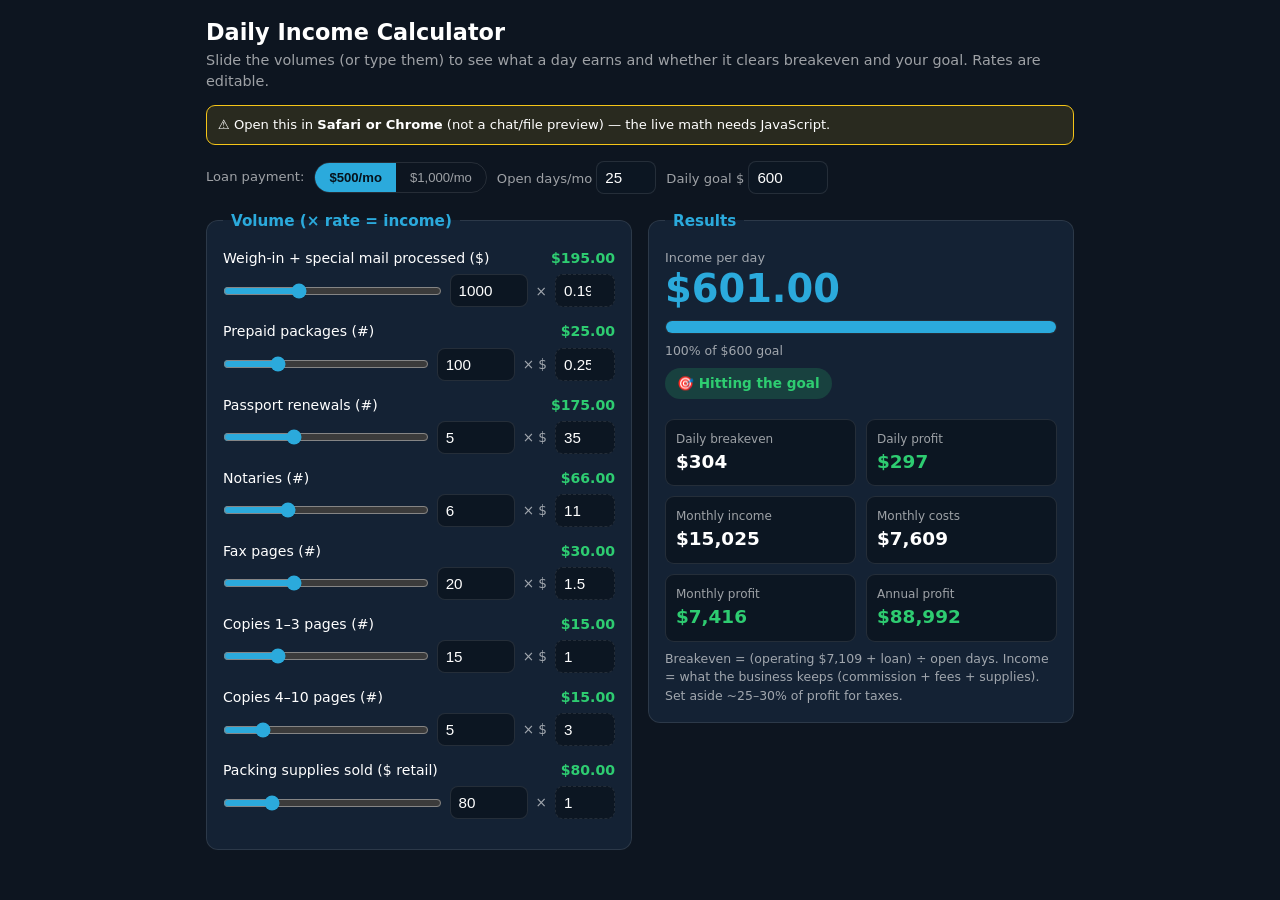
<file: tools/income-calculator.html>
<!DOCTYPE html>
<html lang="en">
<head>
<meta charset="UTF-8">
<meta name="viewport" content="width=device-width, initial-scale=1.0">
<title>Cross Creek — Daily Income Calculator</title>
<style>
  :root{--bg:#0D1520;--card:#142234;--line:rgba(255,255,255,.10);--blue:#2BAADC;
    --red:#D4286E;--ok:#2ecc71;--warn:#F5C518;--muted:rgba(255,255,255,.6)}
  *{box-sizing:border-box;margin:0;padding:0}
  body{background:var(--bg);color:#fff;font-family:system-ui,-apple-system,"Segoe UI",Roboto,sans-serif;
    line-height:1.5;padding:16px;max-width:900px;margin:0 auto}
  h1{font-size:1.4rem}.sub{color:var(--muted);font-size:.9rem;margin-bottom:12px}
  .tip{background:rgba(245,197,24,.12);border:1px solid var(--warn);border-radius:9px;padding:9px 11px;font-size:.82rem;margin-bottom:16px}
  .wrap{display:flex;gap:16px;flex-wrap:wrap;align-items:flex-start}
  .col{flex:1;min-width:300px}
  fieldset{border:1px solid var(--line);border-radius:12px;padding:16px;margin-bottom:16px;background:var(--card)}
  legend{padding:0 8px;font-weight:700;color:var(--blue);font-size:.95rem}
  .ctrl{margin-bottom:14px}
  .ctrlhead{display:flex;justify-content:space-between;font-size:.88rem;margin-bottom:5px}
  .ctrlhead .inc{color:var(--ok);font-weight:700}
  .ctrlrow{display:flex;align-items:center;gap:8px}
  input[type=range]{flex:1;min-width:90px;accent-color:var(--blue)}
  input[type=number]{width:78px;padding:7px 8px;border-radius:8px;border:1px solid var(--line);background:#0c1622;color:#fff;font-size:.95rem}
  .x{color:var(--muted);font-size:.85rem}
  input.rate{width:60px;border-style:dashed}
  .opts{display:flex;gap:10px;flex-wrap:wrap;align-items:center;margin-bottom:16px}
  .opts label{font-size:.82rem;color:var(--muted)}
  .toggle{display:inline-flex;border:1px solid var(--line);border-radius:20px;overflow:hidden}
  .toggle button{padding:7px 14px;background:transparent;color:var(--muted);border:none;cursor:pointer;font-size:.82rem}
  .toggle button.on{background:var(--blue);color:#06121c;font-weight:700}
  .results{position:sticky;top:16px}
  .big{font-size:2.4rem;font-weight:800;color:var(--blue);line-height:1.1}
  .bar{height:14px;border-radius:8px;background:#0c1622;border:1px solid var(--line);overflow:hidden;margin:10px 0 4px}
  .bar>div{height:100%;background:var(--blue);width:0;transition:width .15s}
  .badge{display:inline-block;padding:5px 12px;border-radius:20px;font-weight:700;font-size:.85rem;margin:8px 0}
  .grid{display:grid;grid-template-columns:1fr 1fr;gap:10px;margin-top:12px}
  .stat{background:#0c1622;border:1px solid var(--line);border-radius:9px;padding:10px}
  .stat .k{font-size:.75rem;color:var(--muted)}
  .stat .v{font-size:1.15rem;font-weight:700}
  .pos{color:var(--ok)} .neg{color:var(--red)}
  .mini{font-size:.78rem;color:var(--muted);margin-top:8px}
</style>
</head>
<body>
  <h1>Daily Income Calculator</h1>
  <div class="sub">Slide the volumes (or type them) to see what a day earns and whether it clears breakeven and your goal. Rates are editable.</div>
  <div class="tip">⚠️ Open this in <b>Safari or Chrome</b> (not a chat/file preview) — the live math needs JavaScript.</div>

  <div class="opts">
    <span style="font-size:.82rem;color:var(--muted)">Loan payment:</span>
    <span class="toggle" id="loanToggle">
      <button data-loan="500" class="on">$500/mo</button>
      <button data-loan="1000">$1,000/mo</button>
    </span>
    <label>Open days/mo <input type="number" id="openDays" value="25" min="1" max="31" style="width:60px"></label>
    <label>Daily goal $ <input type="number" id="goal" value="600" min="1" style="width:80px"></label>
  </div>

  <div class="wrap">
    <div class="col">
      <fieldset>
        <legend>Volume (× rate = income)</legend>

        <div class="ctrl">
          <div class="ctrlhead"><span>Weigh-in + special mail processed ($)</span><span class="inc" id="inc_mail">$0.00</span></div>
          <div class="ctrlrow">
            <input type="range" id="rng_mail" min="0" max="3000" step="25" value="1000">
            <input type="number" id="num_mail" min="0" step="25" value="1000">
            <span class="x">×</span><input type="number" class="rate" id="rate_mail" step="0.001" value="0.195">
          </div>
        </div>

        <div class="ctrl">
          <div class="ctrlhead"><span>Prepaid packages (#)</span><span class="inc" id="inc_prepaid">$0.00</span></div>
          <div class="ctrlrow">
            <input type="range" id="rng_prepaid" min="0" max="400" step="5" value="100">
            <input type="number" id="num_prepaid" min="0" step="5" value="100">
            <span class="x">× $</span><input type="number" class="rate" id="rate_prepaid" step="0.05" value="0.25">
          </div>
        </div>

        <div class="ctrl">
          <div class="ctrlhead"><span>Passport renewals (#)</span><span class="inc" id="inc_passport">$0.00</span></div>
          <div class="ctrlrow">
            <input type="range" id="rng_passport" min="0" max="15" step="1" value="5">
            <input type="number" id="num_passport" min="0" step="1" value="5">
            <span class="x">× $</span><input type="number" class="rate" id="rate_passport" step="1" value="35">
          </div>
        </div>

        <div class="ctrl">
          <div class="ctrlhead"><span>Notaries (#)</span><span class="inc" id="inc_notary">$0.00</span></div>
          <div class="ctrlrow">
            <input type="range" id="rng_notary" min="0" max="20" step="1" value="6">
            <input type="number" id="num_notary" min="0" step="1" value="6">
            <span class="x">× $</span><input type="number" class="rate" id="rate_notary" step="1" value="11">
          </div>
        </div>

        <div class="ctrl">
          <div class="ctrlhead"><span>Fax pages (#)</span><span class="inc" id="inc_fax">$0.00</span></div>
          <div class="ctrlrow">
            <input type="range" id="rng_fax" min="0" max="60" step="1" value="20">
            <input type="number" id="num_fax" min="0" step="1" value="20">
            <span class="x">× $</span><input type="number" class="rate" id="rate_fax" step="0.25" value="1.5">
          </div>
        </div>

        <div class="ctrl">
          <div class="ctrlhead"><span>Copies 1–3 pages (#)</span><span class="inc" id="inc_copyS">$0.00</span></div>
          <div class="ctrlrow">
            <input type="range" id="rng_copyS" min="0" max="60" step="1" value="15">
            <input type="number" id="num_copyS" min="0" step="1" value="15">
            <span class="x">× $</span><input type="number" class="rate" id="rate_copyS" step="0.5" value="1">
          </div>
        </div>

        <div class="ctrl">
          <div class="ctrlhead"><span>Copies 4–10 pages (#)</span><span class="inc" id="inc_copyL">$0.00</span></div>
          <div class="ctrlrow">
            <input type="range" id="rng_copyL" min="0" max="30" step="1" value="5">
            <input type="number" id="num_copyL" min="0" step="1" value="5">
            <span class="x">× $</span><input type="number" class="rate" id="rate_copyL" step="0.5" value="3">
          </div>
        </div>

        <div class="ctrl">
          <div class="ctrlhead"><span>Packing supplies sold ($ retail)</span><span class="inc" id="inc_supplies">$0.00</span></div>
          <div class="ctrlrow">
            <input type="range" id="rng_supplies" min="0" max="400" step="5" value="80">
            <input type="number" id="num_supplies" min="0" step="5" value="80">
            <span class="x">×</span><input type="number" class="rate" id="rate_supplies" step="0.1" value="1">
          </div>
        </div>

      </fieldset>
    </div>

    <div class="col">
      <fieldset class="results">
        <legend>Results</legend>
        <div style="font-size:.8rem;color:var(--muted)">Income per day</div>
        <div class="big" id="perDay">$0.00</div>
        <div class="bar"><div id="barFill"></div></div>
        <div class="mini" id="goalPct">0% of $600 goal</div>
        <div class="badge" id="badge">—</div>
        <div class="grid">
          <div class="stat"><div class="k">Daily breakeven</div><div class="v" id="beDay">$0</div></div>
          <div class="stat"><div class="k">Daily profit</div><div class="v" id="profDay">$0</div></div>
          <div class="stat"><div class="k">Monthly income</div><div class="v" id="moInc">$0</div></div>
          <div class="stat"><div class="k">Monthly costs</div><div class="v" id="moCost">$0</div></div>
          <div class="stat"><div class="k">Monthly profit</div><div class="v" id="moProf">$0</div></div>
          <div class="stat"><div class="k">Annual profit</div><div class="v" id="yrProf">$0</div></div>
        </div>
        <div class="mini">Breakeven = (operating $7,109 + loan) ÷ open days. Income = what the business keeps (commission + fees + supplies). Set aside ~25–30% of profit for taxes.</div>
      </fieldset>
    </div>
  </div>

<script>
  var OPERATING = 7109;
  var KEYS = ['mail','prepaid','passport','notary','fax','copyS','copyL','supplies'];
  var loan = 500;
  var $ = function(id){ return document.getElementById(id); };
  var fmt = function(v){ return (v<0?'-$':'$') + Math.abs(v).toLocaleString(undefined,{minimumFractionDigits:2,maximumFractionDigits:2}); };
  var fmt0 = function(v){ return (v<0?'-$':'$') + Math.abs(Math.round(v)).toLocaleString(); };

  KEYS.forEach(function(k){
    var rng=$('rng_'+k), num=$('num_'+k), rate=$('rate_'+k);
    rng.addEventListener('input', function(){ num.value=rng.value; compute(); });
    num.addEventListener('input', function(){ rng.value=num.value; compute(); });
    rate.addEventListener('input', compute);
  });
  [].forEach.call($('loanToggle').querySelectorAll('button'), function(b){
    b.addEventListener('click', function(){
      [].forEach.call($('loanToggle').querySelectorAll('button'), function(x){ x.classList.remove('on'); });
      b.classList.add('on'); loan = parseFloat(b.getAttribute('data-loan')); compute();
    });
  });
  ['openDays','goal'].forEach(function(id){ $(id).addEventListener('input', compute); });

  function compute(){
    var total = 0;
    KEYS.forEach(function(k){
      var v = parseFloat($('num_'+k).value)||0;
      var r = parseFloat($('rate_'+k).value)||0;
      var inc = v*r; $('inc_'+k).textContent = fmt(inc); total += inc;
    });
    var openDays = parseFloat($('openDays').value)||25;
    var goal = parseFloat($('goal').value)||600;
    var monthlyCost = OPERATING + loan;
    var beDay = monthlyCost/openDays;
    var profDay = total-beDay, moInc = total*openDays, moProf = moInc-monthlyCost;

    $('perDay').textContent = fmt(total);
    $('barFill').style.width = Math.min(100, goal>0?total/goal*100:0) + '%';
    $('goalPct').textContent = Math.round(goal>0?total/goal*100:0) + '% of ' + fmt0(goal) + ' goal';
    var badge=$('badge');
    if(total<beDay){ badge.textContent='⚠️ Below breakeven'; badge.style.background='rgba(212,40,110,.18)'; badge.style.color='#ff7ab0'; }
    else if(total<goal){ badge.textContent='✅ Profitable'; badge.style.background='rgba(245,197,24,.18)'; badge.style.color='#F5C518'; }
    else { badge.textContent='🎯 Hitting the goal'; badge.style.background='rgba(46,204,113,.18)'; badge.style.color='#2ecc71'; }
    $('beDay').textContent = fmt0(beDay);
    var pd=$('profDay'); pd.textContent=fmt0(profDay); pd.className='v '+(profDay>=0?'pos':'neg');
    $('moInc').textContent = fmt0(moInc);
    $('moCost').textContent = fmt0(monthlyCost);
    var mp=$('moProf'); mp.textContent=fmt0(moProf); mp.className='v '+(moProf>=0?'pos':'neg');
    var yp=$('yrProf'); yp.textContent=fmt0(moProf*12); yp.className='v '+(moProf>=0?'pos':'neg');
  }
  compute();
</script>
</body>
</html>
</file>
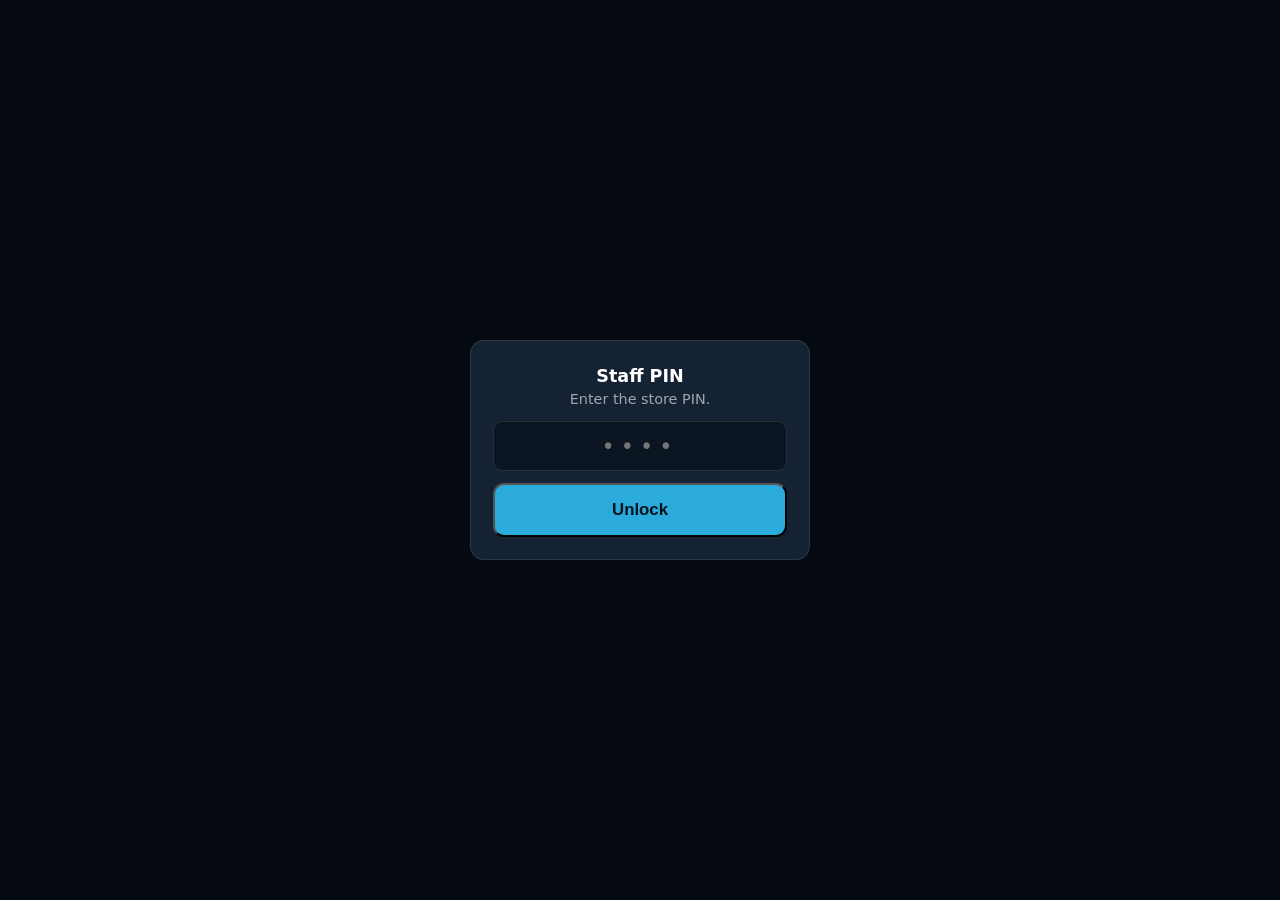
<file: tools/closeout-form/appointments.html>
<!DOCTYPE html>
<html lang="en">
<head>
<base target="_top">
<meta charset="UTF-8">
<meta name="viewport" content="width=device-width, initial-scale=1.0">
<title>Cross Creek Pak N Ship — Appointments</title>
<style>
  :root{--bg:#0D1520;--card:#142234;--line:rgba(255,255,255,.10);--blue:#2BAADC;--red:#D4286E;--ok:#2ecc71;--muted:rgba(255,255,255,.6)}
  *{box-sizing:border-box;margin:0;padding:0}
  body{background:var(--bg);color:#fff;font-family:system-ui,-apple-system,"Segoe UI",Roboto,sans-serif;line-height:1.5;padding:16px;max-width:640px;margin:0 auto}
  h1{font-size:1.3rem}.sub{color:var(--muted);font-size:.9rem;margin-bottom:10px}
  nav{display:flex;gap:8px;margin-bottom:14px;flex-wrap:wrap}
  nav a{font-size:.82rem;padding:7px 12px;border:1px solid var(--line);border-radius:20px;color:var(--muted)}
  nav a.on{background:var(--blue);color:#06121c;font-weight:700;border-color:var(--blue)}
  fieldset{border:1px solid var(--line);border-radius:12px;padding:16px;margin-bottom:16px;background:var(--card)}
  legend{padding:0 8px;font-weight:700;color:var(--blue);font-size:.95rem}
  label{display:block;font-size:.85rem;color:var(--muted);margin:10px 0 4px}
  input,select,textarea{width:100%;padding:11px 12px;border-radius:9px;border:1px solid var(--line);background:#0c1622;color:#fff;font-size:1rem;font-family:inherit}
  .row{display:flex;gap:12px;flex-wrap:wrap}.row>div{flex:1;min-width:140px}
  .req::after{content:" *";color:var(--red)}
  .btn{width:100%;font-weight:800;font-size:1.05rem;padding:15px;border-radius:11px;cursor:pointer;background:var(--blue);color:#06121c}
  .btn:disabled{opacity:.5}
  #msg{margin-top:14px;padding:13px;border-radius:9px;display:none}
  #msg.ok{display:block;background:rgba(46,204,113,.15);border:1px solid var(--ok)}
  #msg.err{display:block;background:rgba(212,40,110,.15);border:1px solid var(--red)}
  .overlay{position:fixed;inset:0;background:rgba(5,10,16,.93);display:flex;align-items:center;justify-content:center;padding:20px;z-index:50}
  .overlay .box{background:var(--card);border:1px solid var(--line);border-radius:14px;padding:22px;max-width:340px;width:100%;text-align:center}
  .overlay input{text-align:center;font-size:1.4rem;letter-spacing:6px}
  .hide{display:none!important}
</style>
</head>
<body>
  <div class="overlay" id="pinGate"><div class="box">
    <h1 style="font-size:1.1rem">Staff PIN</h1><div class="sub">Enter the store PIN.</div>
    <input type="password" id="pinInput" inputmode="numeric" placeholder="••••">
    <button class="btn" id="pinBtn" style="margin-top:12px">Unlock</button>
    <div id="pinErr" style="color:var(--red);font-size:.85rem;margin-top:8px;display:none">Wrong PIN.</div>
  </div></div>

  <div id="app" class="hide">
    <h1>Notary / Passport Appointment</h1>
    <div class="sub">Log a booking. Notary and passport renewal are by appointment (SOP 06 / 07).</div>
    <nav><a href="<?= appUrl ?>">Close-out</a><a href="<?= appUrl ?>?page=open">Opening</a><a class="on" href="<?= appUrl ?>?page=appt">Appointments</a></nav>

    <form id="form">
      <fieldset>
        <legend>Booking</legend>
        <label class="req" for="service">Service</label>
        <select id="service" required>
          <option value="">Choose…</option>
          <option>Notary</option>
          <option>Passport renewal</option>
          <option>Passport photo</option>
          <option>Other</option>
        </select>
        <div class="row">
          <div><label class="req" for="customer">Customer name</label><input type="text" id="customer" required></div>
          <div><label for="phone">Phone</label><input type="tel" id="phone" placeholder="(813) ..."></div>
        </div>
        <div class="row">
          <div><label class="req" for="apptDate">Appointment date</label><input type="date" id="apptDate" required></div>
          <div><label class="req" for="apptTime">Time</label><input type="time" id="apptTime" required></div>
        </div>
        <label for="bookedBy">Booked by</label><input type="text" id="bookedBy" placeholder="Staff name">
        <label for="notes">Notes</label><textarea id="notes" rows="2" placeholder="Documents needed, # of signers, etc."></textarea>
      </fieldset>

      <button type="submit" class="btn" id="submitBtn">Save appointment</button>
      <div id="msg"></div>
    </form>
  </div>

<script>
  var hasGS=(typeof google!=='undefined'&&google.script&&google.script.run);
  var $=function(id){return document.getElementById(id);};

  function unlock(){ $('pinGate').classList.add('hide'); $('app').classList.remove('hide'); $('apptDate').valueAsDate=new Date(); }
  $('pinBtn').addEventListener('click',function(){
    if(!hasGS){ unlock(); return; }
    google.script.run.withSuccessHandler(function(ok){ ok?unlock():($('pinErr').style.display='block'); })
      .withFailureHandler(unlock).validatePin($('pinInput').value);
  });
  $('pinInput').addEventListener('keydown',function(e){ if(e.key==='Enter') $('pinBtn').click(); });

  $('form').addEventListener('submit',function(e){
    e.preventDefault();
    var payload={ service:$('service').value, customer:$('customer').value.trim(), phone:$('phone').value.trim(),
      apptDate:$('apptDate').value, apptTime:$('apptTime').value, bookedBy:$('bookedBy').value.trim(), notes:$('notes').value.trim() };
    var b=$('submitBtn'); b.disabled=true; b.textContent='Saving…';
    if(!hasGS){ onErr({message:'Deploy via Apps Script to enable saving.'}); return; }
    google.script.run.withSuccessHandler(onOk).withFailureHandler(onErr).logAppointment(payload);
  });
  function onOk(res){ var m=$('msg'); m.className='ok'; m.textContent='✅ '+(res||'Saved.'); $('form').reset(); $('apptDate').valueAsDate=new Date(); var b=$('submitBtn'); b.disabled=false; b.textContent='Save appointment'; }
  function onErr(err){ var m=$('msg'); m.className='err'; m.textContent='⚠️ '+((err&&err.message)||'Save failed.'); var b=$('submitBtn'); b.disabled=false; b.textContent='Save appointment'; }
</script>
</body>
</html>
</file>
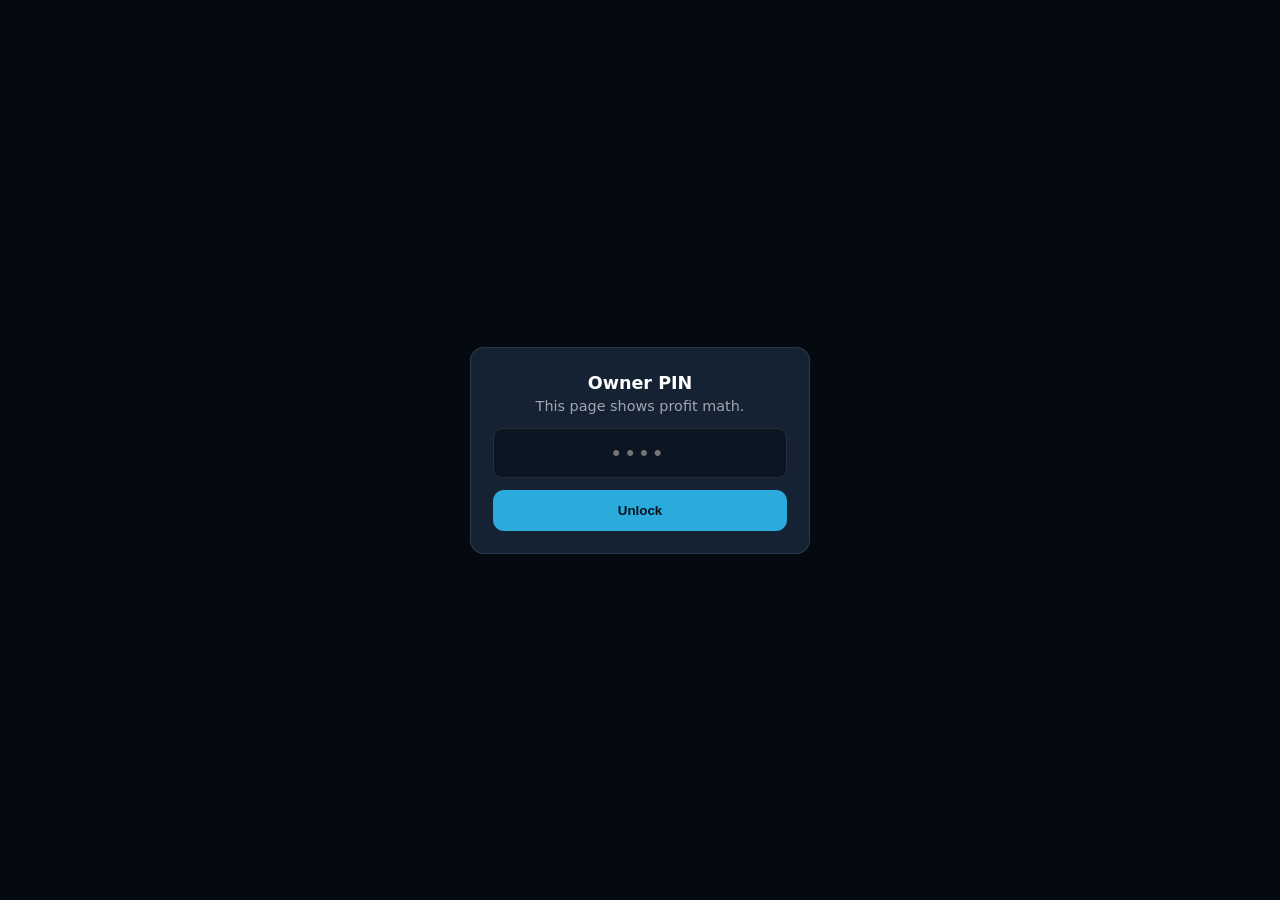
<file: tools/closeout-form/calculator.html>
<!DOCTYPE html>
<html lang="en">
<head>
<base target="_top">
<meta charset="UTF-8">
<meta name="viewport" content="width=device-width, initial-scale=1.0">
<title>Cross Creek — Income Calculator (Owner)</title>
<style>
  :root{--bg:#0D1520;--card:#142234;--line:rgba(255,255,255,.10);--blue:#2BAADC;
    --red:#D4286E;--ok:#2ecc71;--warn:#F5C518;--muted:rgba(255,255,255,.6)}
  *{box-sizing:border-box;margin:0;padding:0}
  body{background:var(--bg);color:#fff;font-family:system-ui,-apple-system,"Segoe UI",Roboto,sans-serif;
    line-height:1.5;padding:16px;max-width:900px;margin:0 auto}
  h1{font-size:1.4rem}.sub{color:var(--muted);font-size:.9rem;margin-bottom:14px}
  .wrap{display:flex;gap:16px;flex-wrap:wrap;align-items:flex-start}
  .col{flex:1;min-width:300px}
  fieldset{border:1px solid var(--line);border-radius:12px;padding:16px;margin-bottom:16px;background:var(--card)}
  legend{padding:0 8px;font-weight:700;color:var(--blue);font-size:.95rem}
  .ctrl{margin-bottom:14px}
  .ctrlhead{display:flex;justify-content:space-between;font-size:.88rem;margin-bottom:5px}
  .ctrlhead .inc{color:var(--ok);font-weight:700}
  .ctrlrow{display:flex;align-items:center;gap:8px}
  input[type=range]{flex:1;min-width:90px;accent-color:var(--blue)}
  input[type=number]{width:78px;padding:7px 8px;border-radius:8px;border:1px solid var(--line);background:#0c1622;color:#fff;font-size:.95rem}
  .x{color:var(--muted);font-size:.85rem}
  input.rate{width:60px;border-style:dashed}
  .opts{display:flex;gap:10px;flex-wrap:wrap;align-items:center;margin-bottom:16px}
  .opts label{font-size:.82rem;color:var(--muted)}
  .toggle{display:inline-flex;border:1px solid var(--line);border-radius:20px;overflow:hidden}
  .toggle button{padding:7px 14px;background:transparent;color:var(--muted);border:none;cursor:pointer;font-size:.82rem}
  .toggle button.on{background:var(--blue);color:#06121c;font-weight:700}
  .results{position:sticky;top:16px}
  .big{font-size:2.4rem;font-weight:800;color:var(--blue);line-height:1.1}
  .bar{height:14px;border-radius:8px;background:#0c1622;border:1px solid var(--line);overflow:hidden;margin:10px 0 4px}
  .bar>div{height:100%;background:var(--blue);width:0;transition:width .15s}
  .badge{display:inline-block;padding:5px 12px;border-radius:20px;font-weight:700;font-size:.85rem;margin:8px 0}
  .grid{display:grid;grid-template-columns:1fr 1fr;gap:10px;margin-top:12px}
  .stat{background:#0c1622;border:1px solid var(--line);border-radius:9px;padding:10px}
  .stat .k{font-size:.75rem;color:var(--muted)}
  .stat .v{font-size:1.15rem;font-weight:700}
  .pos{color:var(--ok)} .neg{color:var(--red)}
  .mini{font-size:.78rem;color:var(--muted);margin-top:8px}
  .overlay{position:fixed;inset:0;background:rgba(5,10,16,.95);display:flex;align-items:center;justify-content:center;padding:20px;z-index:50}
  .overlay .box{background:var(--card);border:1px solid var(--line);border-radius:14px;padding:22px;max-width:340px;width:100%;text-align:center}
  .overlay input{text-align:center;font-size:1.4rem;letter-spacing:6px;width:100%;padding:11px;border-radius:9px;border:1px solid var(--line);background:#0c1622;color:#fff}
  .overlay button{width:100%;margin-top:12px;background:var(--blue);color:#06121c;font-weight:800;padding:13px;border-radius:11px;border:none;cursor:pointer}
  .hide{display:none!important}
</style>
</head>
<body>
  <!-- OWNER PIN GATE -->
  <div class="overlay" id="pinGate">
    <div class="box">
      <h1 style="font-size:1.1rem">Owner PIN</h1>
      <div class="sub" style="margin-bottom:10px">This page shows profit math.</div>
      <input type="password" id="pinInput" inputmode="numeric" placeholder="••••">
      <button id="pinBtn">Unlock</button>
      <div id="pinErr" style="color:var(--red);font-size:.85rem;margin-top:8px;display:none">Wrong PIN.</div>
    </div>
  </div>

  <div id="app" class="hide">
    <h1>Daily Income Calculator</h1>
    <div class="sub">Slide the volumes to see what a day earns vs. breakeven and your goal. Rates are editable.</div>

    <div class="opts">
      <span style="font-size:.82rem;color:var(--muted)">Loan payment:</span>
      <span class="toggle" id="loanToggle">
        <button data-loan="500" class="on">$500/mo</button>
        <button data-loan="1000">$1,000/mo</button>
      </span>
      <label>Open days/mo <input type="number" id="openDays" value="25" min="1" max="31" style="width:60px"></label>
      <label>Daily goal $ <input type="number" id="goal" value="600" min="1" style="width:80px"></label>
    </div>

    <div class="wrap">
      <div class="col">
        <fieldset>
          <legend>Volume (× rate = income)</legend>

          <div class="ctrl">
            <div class="ctrlhead"><span>Weigh-in + special mail processed ($)</span><span class="inc" id="inc_mail">$0.00</span></div>
            <div class="ctrlrow">
              <input type="range" id="rng_mail" min="0" max="3000" step="25" value="1000">
              <input type="number" id="num_mail" min="0" step="25" value="1000">
              <span class="x">×</span><input type="number" class="rate" id="rate_mail" step="0.001" value="0.195">
            </div>
          </div>

          <div class="ctrl">
            <div class="ctrlhead"><span>Prepaid packages (#)</span><span class="inc" id="inc_prepaid">$0.00</span></div>
            <div class="ctrlrow">
              <input type="range" id="rng_prepaid" min="0" max="400" step="5" value="100">
              <input type="number" id="num_prepaid" min="0" step="5" value="100">
              <span class="x">× $</span><input type="number" class="rate" id="rate_prepaid" step="0.05" value="0.25">
            </div>
          </div>

          <div class="ctrl">
            <div class="ctrlhead"><span>Passport renewals (#)</span><span class="inc" id="inc_passport">$0.00</span></div>
            <div class="ctrlrow">
              <input type="range" id="rng_passport" min="0" max="15" step="1" value="5">
              <input type="number" id="num_passport" min="0" step="1" value="5">
              <span class="x">× $</span><input type="number" class="rate" id="rate_passport" step="1" value="35">
            </div>
          </div>

          <div class="ctrl">
            <div class="ctrlhead"><span>Notaries (#)</span><span class="inc" id="inc_notary">$0.00</span></div>
            <div class="ctrlrow">
              <input type="range" id="rng_notary" min="0" max="20" step="1" value="6">
              <input type="number" id="num_notary" min="0" step="1" value="6">
              <span class="x">× $</span><input type="number" class="rate" id="rate_notary" step="1" value="11">
            </div>
          </div>

          <div class="ctrl">
            <div class="ctrlhead"><span>Fax pages (#)</span><span class="inc" id="inc_fax">$0.00</span></div>
            <div class="ctrlrow">
              <input type="range" id="rng_fax" min="0" max="60" step="1" value="20">
              <input type="number" id="num_fax" min="0" step="1" value="20">
              <span class="x">× $</span><input type="number" class="rate" id="rate_fax" step="0.25" value="1.5">
            </div>
          </div>

          <div class="ctrl">
            <div class="ctrlhead"><span>Copies 1–3 pages (#)</span><span class="inc" id="inc_copyS">$0.00</span></div>
            <div class="ctrlrow">
              <input type="range" id="rng_copyS" min="0" max="60" step="1" value="15">
              <input type="number" id="num_copyS" min="0" step="1" value="15">
              <span class="x">× $</span><input type="number" class="rate" id="rate_copyS" step="0.5" value="1">
            </div>
          </div>

          <div class="ctrl">
            <div class="ctrlhead"><span>Copies 4–10 pages (#)</span><span class="inc" id="inc_copyL">$0.00</span></div>
            <div class="ctrlrow">
              <input type="range" id="rng_copyL" min="0" max="30" step="1" value="5">
              <input type="number" id="num_copyL" min="0" step="1" value="5">
              <span class="x">× $</span><input type="number" class="rate" id="rate_copyL" step="0.5" value="3">
            </div>
          </div>

          <div class="ctrl">
            <div class="ctrlhead"><span>Packing supplies sold ($ retail)</span><span class="inc" id="inc_supplies">$0.00</span></div>
            <div class="ctrlrow">
              <input type="range" id="rng_supplies" min="0" max="400" step="5" value="80">
              <input type="number" id="num_supplies" min="0" step="5" value="80">
              <span class="x">×</span><input type="number" class="rate" id="rate_supplies" step="0.1" value="1">
            </div>
          </div>

        </fieldset>
      </div>

      <div class="col">
        <fieldset class="results">
          <legend>Results</legend>
          <div style="font-size:.8rem;color:var(--muted)">Income per day</div>
          <div class="big" id="perDay">$0.00</div>
          <div class="bar"><div id="barFill"></div></div>
          <div class="mini" id="goalPct">0% of $600 goal</div>
          <div class="badge" id="badge">—</div>
          <div class="grid">
            <div class="stat"><div class="k">Daily breakeven</div><div class="v" id="beDay">$0</div></div>
            <div class="stat"><div class="k">Daily profit</div><div class="v" id="profDay">$0</div></div>
            <div class="stat"><div class="k">Monthly income</div><div class="v" id="moInc">$0</div></div>
            <div class="stat"><div class="k">Monthly costs</div><div class="v" id="moCost">$0</div></div>
            <div class="stat"><div class="k">Monthly profit</div><div class="v" id="moProf">$0</div></div>
            <div class="stat"><div class="k">Annual profit</div><div class="v" id="yrProf">$0</div></div>
          </div>
          <div class="mini">Breakeven = (operating $7,109 + loan) ÷ open days. Set aside ~25–30% of profit for taxes.</div>
        </fieldset>
      </div>
    </div>
  </div>

<script>
  var hasGS = (typeof google !== 'undefined' && google.script && google.script.run);
  var $ = function(id){ return document.getElementById(id); };

  function unlock(){ $('pinGate').classList.add('hide'); $('app').classList.remove('hide'); compute(); }
  $('pinBtn').addEventListener('click', function(){
    if(!hasGS){ unlock(); return; }
    google.script.run.withSuccessHandler(function(ok){ ok ? unlock() : ($('pinErr').style.display='block'); })
      .withFailureHandler(function(){ unlock(); }).validateOwnerPin($('pinInput').value);
  });
  $('pinInput').addEventListener('keydown', function(e){ if(e.key==='Enter') $('pinBtn').click(); });

  var OPERATING = 7109;
  var KEYS = ['mail','prepaid','passport','notary','fax','copyS','copyL','supplies'];
  var loan = 500;
  var fmt = function(v){ return (v<0?'-$':'$') + Math.abs(v).toLocaleString(undefined,{minimumFractionDigits:2,maximumFractionDigits:2}); };
  var fmt0 = function(v){ return (v<0?'-$':'$') + Math.abs(Math.round(v)).toLocaleString(); };

  KEYS.forEach(function(k){
    var rng=$('rng_'+k), num=$('num_'+k), rate=$('rate_'+k);
    rng.addEventListener('input', function(){ num.value=rng.value; compute(); });
    num.addEventListener('input', function(){ rng.value=num.value; compute(); });
    rate.addEventListener('input', compute);
  });
  [].forEach.call($('loanToggle').querySelectorAll('button'), function(b){
    b.addEventListener('click', function(){
      [].forEach.call($('loanToggle').querySelectorAll('button'), function(x){ x.classList.remove('on'); });
      b.classList.add('on'); loan = parseFloat(b.getAttribute('data-loan')); compute();
    });
  });
  ['openDays','goal'].forEach(function(id){ $(id).addEventListener('input', compute); });

  function compute(){
    var total = 0;
    KEYS.forEach(function(k){
      var v = parseFloat($('num_'+k).value)||0;
      var r = parseFloat($('rate_'+k).value)||0;
      var inc = v*r; $('inc_'+k).textContent = fmt(inc); total += inc;
    });
    var openDays = parseFloat($('openDays').value)||25;
    var goal = parseFloat($('goal').value)||600;
    var monthlyCost = OPERATING + loan;
    var beDay = monthlyCost/openDays;
    var profDay = total-beDay, moInc = total*openDays, moProf = moInc-monthlyCost;
    $('perDay').textContent = fmt(total);
    $('barFill').style.width = Math.min(100, goal>0?total/goal*100:0) + '%';
    $('goalPct').textContent = Math.round(goal>0?total/goal*100:0) + '% of ' + fmt0(goal) + ' goal';
    var badge=$('badge');
    if(total<beDay){ badge.textContent='⚠️ Below breakeven'; badge.style.background='rgba(212,40,110,.18)'; badge.style.color='#ff7ab0'; }
    else if(total<goal){ badge.textContent='✅ Profitable'; badge.style.background='rgba(245,197,24,.18)'; badge.style.color='#F5C518'; }
    else { badge.textContent='🎯 Hitting the goal'; badge.style.background='rgba(46,204,113,.18)'; badge.style.color='#2ecc71'; }
    $('beDay').textContent = fmt0(beDay);
    var pd=$('profDay'); pd.textContent=fmt0(profDay); pd.className='v '+(profDay>=0?'pos':'neg');
    $('moInc').textContent = fmt0(moInc);
    $('moCost').textContent = fmt0(monthlyCost);
    var mp=$('moProf'); mp.textContent=fmt0(moProf); mp.className='v '+(moProf>=0?'pos':'neg');
    var yp=$('yrProf'); yp.textContent=fmt0(moProf*12); yp.className='v '+(moProf>=0?'pos':'neg');
  }
</script>
</body>
</html>
</file>
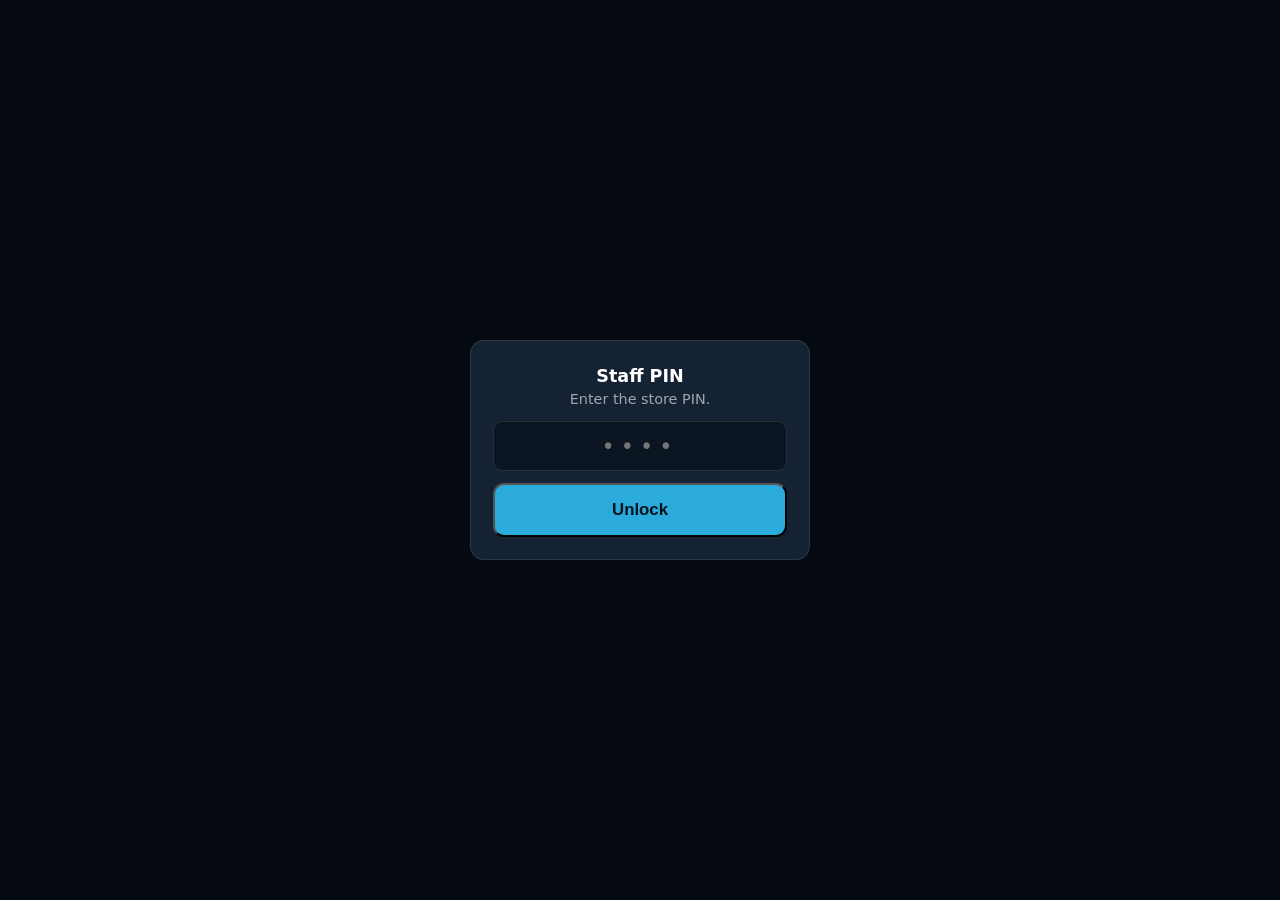
<file: tools/closeout-form/opening.html>
<!DOCTYPE html>
<html lang="en">
<head>
<base target="_top">
<meta charset="UTF-8">
<meta name="viewport" content="width=device-width, initial-scale=1.0">
<title>Cross Creek Pak N Ship — Opening</title>
<style>
  :root{--bg:#0D1520;--card:#142234;--line:rgba(255,255,255,.10);--blue:#2BAADC;--red:#D4286E;--ok:#2ecc71;--muted:rgba(255,255,255,.6)}
  *{box-sizing:border-box;margin:0;padding:0}
  body{background:var(--bg);color:#fff;font-family:system-ui,-apple-system,"Segoe UI",Roboto,sans-serif;line-height:1.5;padding:16px;max-width:640px;margin:0 auto}
  h1{font-size:1.3rem}.sub{color:var(--muted);font-size:.9rem;margin-bottom:10px}
  nav{display:flex;gap:8px;margin-bottom:14px;flex-wrap:wrap}
  nav a{font-size:.82rem;padding:7px 12px;border:1px solid var(--line);border-radius:20px;color:var(--muted)}
  nav a.on{background:var(--blue);color:#06121c;font-weight:700;border-color:var(--blue)}
  fieldset{border:1px solid var(--line);border-radius:12px;padding:16px;margin-bottom:16px;background:var(--card)}
  legend{padding:0 8px;font-weight:700;color:var(--blue);font-size:.95rem}
  label{display:block;font-size:.85rem;color:var(--muted);margin:10px 0 4px}
  input,textarea{width:100%;padding:11px 12px;border-radius:9px;border:1px solid var(--line);background:#0c1622;color:#fff;font-size:1rem;font-family:inherit}
  .row{display:flex;gap:12px;flex-wrap:wrap}.row>div{flex:1;min-width:140px}
  .req::after{content:" *";color:var(--red)}
  .check{display:flex;align-items:center;gap:10px;padding:9px 0;border-bottom:1px solid var(--line)}
  .check input{width:20px;height:20px}
  .check label{margin:0;color:#fff;font-size:.95rem}
  .btn{width:100%;font-weight:800;font-size:1.05rem;padding:15px;border-radius:11px;cursor:pointer;background:var(--blue);color:#06121c}
  .btn:disabled{opacity:.5}
  #msg{margin-top:14px;padding:13px;border-radius:9px;display:none}
  #msg.ok{display:block;background:rgba(46,204,113,.15);border:1px solid var(--ok)}
  #msg.err{display:block;background:rgba(212,40,110,.15);border:1px solid var(--red)}
  .overlay{position:fixed;inset:0;background:rgba(5,10,16,.93);display:flex;align-items:center;justify-content:center;padding:20px;z-index:50}
  .overlay .box{background:var(--card);border:1px solid var(--line);border-radius:14px;padding:22px;max-width:340px;width:100%;text-align:center}
  .overlay input{text-align:center;font-size:1.4rem;letter-spacing:6px}
  .hide{display:none!important}
</style>
</head>
<body>
  <div class="overlay" id="pinGate"><div class="box">
    <h1 style="font-size:1.1rem">Staff PIN</h1><div class="sub">Enter the store PIN.</div>
    <input type="password" id="pinInput" inputmode="numeric" placeholder="••••">
    <button class="btn" id="pinBtn" style="margin-top:12px">Unlock</button>
    <div id="pinErr" style="color:var(--red);font-size:.85rem;margin-top:8px;display:none">Wrong PIN.</div>
  </div></div>

  <div id="app" class="hide">
    <h1>Opening / Start-of-Day</h1>
    <div class="sub">Count the bank and run the opening checklist (SOP 01).</div>
    <nav><a href="<?= appUrl ?>">Close-out</a><a class="on" href="<?= appUrl ?>?page=open">Opening</a><a href="<?= appUrl ?>?page=appt">Appointments</a></nav>

    <form id="form">
      <fieldset>
        <legend>Shift</legend>
        <div class="row">
          <div><label class="req" for="date">Date</label><input type="date" id="date" required></div>
          <div><label class="req" for="openedBy">Opened by</label><input type="text" id="openedBy" placeholder="Your name" required></div>
        </div>
        <label class="req" for="startingBank">Starting bank counted ($)</label>
        <input type="number" step="0.01" min="0" id="startingBank" placeholder="0.00" required>
      </fieldset>

      <fieldset>
        <legend>Opening checklist</legend>
        <div id="checks"></div>
      </fieldset>

      <fieldset>
        <legend>Notes</legend>
        <textarea id="notes" rows="2" placeholder="Anything off this morning: leaks, supplies low, equipment issues…"></textarea>
      </fieldset>

      <button type="submit" class="btn" id="submitBtn">Submit opening</button>
      <div id="msg"></div>
    </form>
  </div>

<script>
  var hasGS=(typeof google!=='undefined'&&google.script&&google.script.run);
  var $=function(id){return document.getElementById(id);};
  var ITEMS=['Alarm off','POS up & logged in','Scales zeroed','Label + copier tested',
    'Till counted','Stations stocked','Storefront clean','Open sign flipped'];

  function unlock(){ $('pinGate').classList.add('hide'); $('app').classList.remove('hide'); init(); }
  $('pinBtn').addEventListener('click',function(){
    if(!hasGS){ unlock(); return; }
    google.script.run.withSuccessHandler(function(ok){ ok?unlock():($('pinErr').style.display='block'); })
      .withFailureHandler(unlock).validatePin($('pinInput').value);
  });
  $('pinInput').addEventListener('keydown',function(e){ if(e.key==='Enter') $('pinBtn').click(); });

  function init(){
    $('date').valueAsDate=new Date();
    var c=$('checks');
    ITEMS.forEach(function(t,i){
      var d=document.createElement('div'); d.className='check';
      d.innerHTML='<input type="checkbox" id="c'+i+'"><label for="c'+i+'">'+t+'</label>';
      c.appendChild(d);
    });
  }

  $('form').addEventListener('submit',function(e){
    e.preventDefault();
    var checklist=ITEMS.filter(function(t,i){ return $('c'+i).checked; });
    var payload={ date:$('date').value, openedBy:$('openedBy').value.trim(),
      startingBank:parseFloat($('startingBank').value)||0, checklist:checklist, notes:$('notes').value.trim() };
    var b=$('submitBtn'); b.disabled=true; b.textContent='Submitting…';
    if(!hasGS){ onErr({message:'Deploy via Apps Script to enable saving.'}); return; }
    google.script.run.withSuccessHandler(onOk).withFailureHandler(onErr).openShift(payload);
  });
  function onOk(res){ var m=$('msg'); m.className='ok'; m.textContent='✅ '+(res||'Saved.')+' Have a good day.'; $('submitBtn').textContent='Submitted'; }
  function onErr(err){ var m=$('msg'); m.className='err'; m.textContent='⚠️ '+((err&&err.message)||'Submit failed.'); var b=$('submitBtn'); b.disabled=false; b.textContent='Submit opening'; }
</script>
</body>
</html>
</file>
<file: field-app/styles.css>
/* ============================================================================
 * styles.css — iPad-first field app. Large touch targets, high contrast.
 * ========================================================================== */
:root {
  --navy: #1B2A3B;
  --navy-deep: #0D1520;
  --cyan: #2BAADC;
  --magenta: #D4286E;
  --green: #21A366;
  --amber: #F5A623;
  --bg: #F4F6F9;
  --card: #FFFFFF;
  --line: #E2E8F0;
  --text: #1B2A3B;
  --muted: #5A6B7B;
  --danger: #D4286E;
  --radius: 14px;
  --shadow: 0 2px 12px rgba(27,42,59,0.08);
}

* { box-sizing: border-box; -webkit-tap-highlight-color: transparent; }
html, body { margin: 0; padding: 0; height: 100%; }
body {
  font-family: -apple-system, BlinkMacSystemFont, 'Segoe UI', Roboto, sans-serif;
  background: var(--bg);
  color: var(--text);
  font-size: 17px;
  line-height: 1.5;
  -webkit-text-size-adjust: 100%;
}

/* ---- Top bar ---- */
.topbar {
  position: sticky; top: 0; z-index: 50;
  background: var(--navy); color: #fff;
  display: flex; align-items: center; gap: 12px;
  padding: 14px 18px;
  padding-top: max(14px, env(safe-area-inset-top));
}
.topbar h1 { font-size: 18px; margin: 0; font-weight: 700; flex: 1; }
.topbar .logo { font-weight: 800; letter-spacing: .5px; }
.sync-chip {
  font-size: 13px; padding: 6px 12px; border-radius: 999px;
  background: rgba(255,255,255,.14); display: inline-flex; align-items: center; gap: 6px;
}
.sync-chip.ok { background: rgba(33,163,102,.25); }
.sync-chip.pending { background: rgba(245,166,35,.25); }

/* ---- Layout ---- */
.wrap { max-width: 820px; margin: 0 auto; padding: 18px; padding-bottom: 120px; }
.screen { display: none; }
.screen.active { display: block; }

/* ---- Cards ---- */
.card {
  background: var(--card); border: 1px solid var(--line);
  border-radius: var(--radius); box-shadow: var(--shadow);
  padding: 18px; margin-bottom: 16px;
}
.card h2 { margin: 0 0 4px; font-size: 20px; }
.card .sub { color: var(--muted); font-size: 14px; margin-bottom: 14px; }

/* ---- Buttons ---- */
.btn {
  appearance: none; border: none; cursor: pointer;
  font-size: 17px; font-weight: 600; font-family: inherit;
  padding: 15px 20px; border-radius: 12px; min-height: 52px;
  display: inline-flex; align-items: center; justify-content: center; gap: 8px;
  background: var(--cyan); color: #fff; width: 100%;
  transition: transform .05s ease, filter .15s ease;
}
.btn:active { transform: scale(.985); filter: brightness(.95); }
.btn.secondary { background: #EEF2F6; color: var(--navy); }
.btn.ghost { background: transparent; color: var(--cyan); border: 2px solid var(--cyan); }
.btn.success { background: var(--green); }
.btn.danger { background: var(--danger); }
.btn.small { width: auto; min-height: 44px; padding: 10px 16px; font-size: 15px; }
.btn[disabled] { opacity: .45; pointer-events: none; }
.btn-row { display: flex; gap: 12px; }
.btn-row .btn { width: auto; flex: 1; }

/* ---- Forms ---- */
label.field { display: block; margin-bottom: 14px; }
label.field span { display: block; font-size: 14px; font-weight: 600; color: var(--muted); margin-bottom: 6px; }
input[type=text], input[type=date], textarea {
  width: 100%; font-size: 17px; font-family: inherit; color: var(--text);
  padding: 13px 14px; border: 1.5px solid var(--line); border-radius: 11px;
  background: #fff;
}
textarea { min-height: 84px; resize: vertical; }
input:focus, textarea:focus { outline: none; border-color: var(--cyan); }

/* ---- Agreement picker ---- */
.pick {
  display: flex; align-items: center; gap: 14px;
  padding: 14px; border: 1.5px solid var(--line); border-radius: 12px; margin-bottom: 10px;
  background: #fff;
}
.pick.on { border-color: var(--cyan); background: #F0F9FD; }
.pick .toggle {
  width: 30px; height: 30px; flex: 0 0 30px; border-radius: 8px;
  border: 2px solid var(--line); display: flex; align-items: center; justify-content: center;
  font-size: 18px; color: #fff; font-weight: 700;
}
.pick.on .toggle { background: var(--cyan); border-color: var(--cyan); }
.pick .meta { flex: 1; }
.pick .meta .t { font-weight: 600; }
.pick .meta .w { font-size: 13px; color: var(--muted); }
.pick .code { font-size: 12px; color: var(--muted); font-variant-numeric: tabular-nums; }

/* ---- Progress / steps ---- */
.steps { display: flex; gap: 6px; margin-bottom: 16px; }
.steps .dot { flex: 1; height: 5px; border-radius: 3px; background: var(--line); }
.steps .dot.done { background: var(--green); }
.steps .dot.cur { background: var(--cyan); }

/* ---- Agreement reader ---- */
.doc-body h3 { font-size: 16px; margin: 18px 0 6px; }
.doc-body p { margin: 0 0 10px; }
.doc-body ol { margin: 0 0 10px; padding-left: 22px; }
.doc-body li { margin-bottom: 6px; }
.doc-fields { background: #F7FAFC; border: 1px solid var(--line); border-radius: 12px; padding: 14px; margin-bottom: 16px; }

/* ---- Scroll gate ---- */
.read-gate {
  display: flex; align-items: center; gap: 8px;
  font-size: 14px; font-weight: 600;
  color: #A9741B; background: #FFF3DC; border: 1px solid #F3E3B3;
  border-radius: 10px; padding: 11px 13px; margin: 6px 0 14px;
  position: sticky; top: 8px; z-index: 2;
}
.read-gate.read { color: #1A7A4C; background: #E4F7EE; border-color: #BFE8D2; }
.doc-locked .initial-slot, .doc-locked .sig-slot { opacity: .4; pointer-events: none; filter: grayscale(.4); }
.doc-end { height: 1px; }

/* ---- Signature / initials ---- */
.sig-slot { border: 1.5px dashed var(--cyan); border-radius: 12px; padding: 12px; margin: 12px 0; background: #FbFdff; }
.sig-slot.done { border-style: solid; border-color: var(--green); background: #F1FBF6; }
.sig-slot .lab { font-size: 14px; font-weight: 600; margin-bottom: 8px; }
.sig-preview { height: 70px; display: flex; align-items: center; }
.sig-preview img { max-height: 66px; max-width: 100%; }
.initial-slot { display: flex; align-items: center; gap: 12px; padding: 12px; border: 1.5px solid var(--line); border-radius: 12px; margin: 10px 0; }
.initial-slot.done { border-color: var(--green); background: #F1FBF6; }
.initial-slot .lab { flex: 1; font-size: 14px; }
.initial-slot .box { width: 64px; height: 44px; border: 1.5px dashed var(--muted); border-radius: 8px; display: flex; align-items: center; justify-content: center; color: var(--muted); font-size: 12px; }
.initial-slot.done .box { border-style: solid; border-color: var(--green); }
.initial-slot .box img { max-width: 60px; max-height: 40px; }

/* ---- Photos ---- */
.photo-grid { display: grid; grid-template-columns: repeat(auto-fill, minmax(120px, 1fr)); gap: 10px; margin-top: 10px; }
.photo-tile { position: relative; border-radius: 10px; overflow: hidden; border: 1px solid var(--line); aspect-ratio: 1; }
.photo-tile img { width: 100%; height: 100%; object-fit: cover; }
.photo-tile .rm { position: absolute; top: 4px; right: 4px; background: rgba(0,0,0,.6); color: #fff; border: none; width: 28px; height: 28px; border-radius: 50%; font-size: 16px; }
.photo-tile .cap { position: absolute; bottom: 0; left: 0; right: 0; background: rgba(0,0,0,.55); color: #fff; font-size: 11px; padding: 3px 6px; }

/* ---- Modal (signature capture) ---- */
.modal-back { position: fixed; inset: 0; background: rgba(13,21,32,.6); z-index: 100; display: none; align-items: center; justify-content: center; padding: 16px; }
.modal-back.open { display: flex; }
.modal { background: #fff; border-radius: 16px; width: 100%; max-width: 640px; padding: 18px; }
.modal h3 { margin: 0 0 4px; }
.modal .hint { color: var(--muted); font-size: 14px; margin-bottom: 12px; }
.pad-wrap { border: 2px solid var(--cyan); border-radius: 12px; background: #fff; touch-action: none; }
canvas.pad { width: 100%; height: 260px; display: block; border-radius: 10px; }
canvas.pad.initials { height: 160px; }

/* ---- Job list ---- */
.job-item { display: flex; align-items: center; gap: 12px; padding: 14px; border-bottom: 1px solid var(--line); }
.job-item:last-child { border-bottom: none; }
.job-item .info { flex: 1; }
.job-item .info .n { font-weight: 600; }
.job-item .info .d { font-size: 13px; color: var(--muted); }
.badge { font-size: 12px; padding: 4px 9px; border-radius: 999px; font-weight: 600; }
.badge.draft { background: #FFF3DC; color: #A9741B; }
.badge.signed { background: #E4F7EE; color: #1A7A4C; }

.disclaimer { font-size: 12px; color: var(--muted); background: #FFF8E7; border: 1px solid #F3E3B3; border-radius: 10px; padding: 10px 12px; margin-bottom: 16px; }
.empty { text-align: center; color: var(--muted); padding: 40px 20px; }
.spacer { height: 8px; }

/* ---- Bottom action bar ---- */
.actionbar {
  position: fixed; bottom: 0; left: 0; right: 0; z-index: 40;
  background: rgba(255,255,255,.96); backdrop-filter: blur(8px);
  border-top: 1px solid var(--line);
  padding: 12px 18px; padding-bottom: max(12px, env(safe-area-inset-bottom));
}
.actionbar .wrap-bar { max-width: 820px; margin: 0 auto; display: flex; gap: 12px; }
.actionbar .btn { width: auto; flex: 1; }
.hidden { display: none !important; }
</file>
